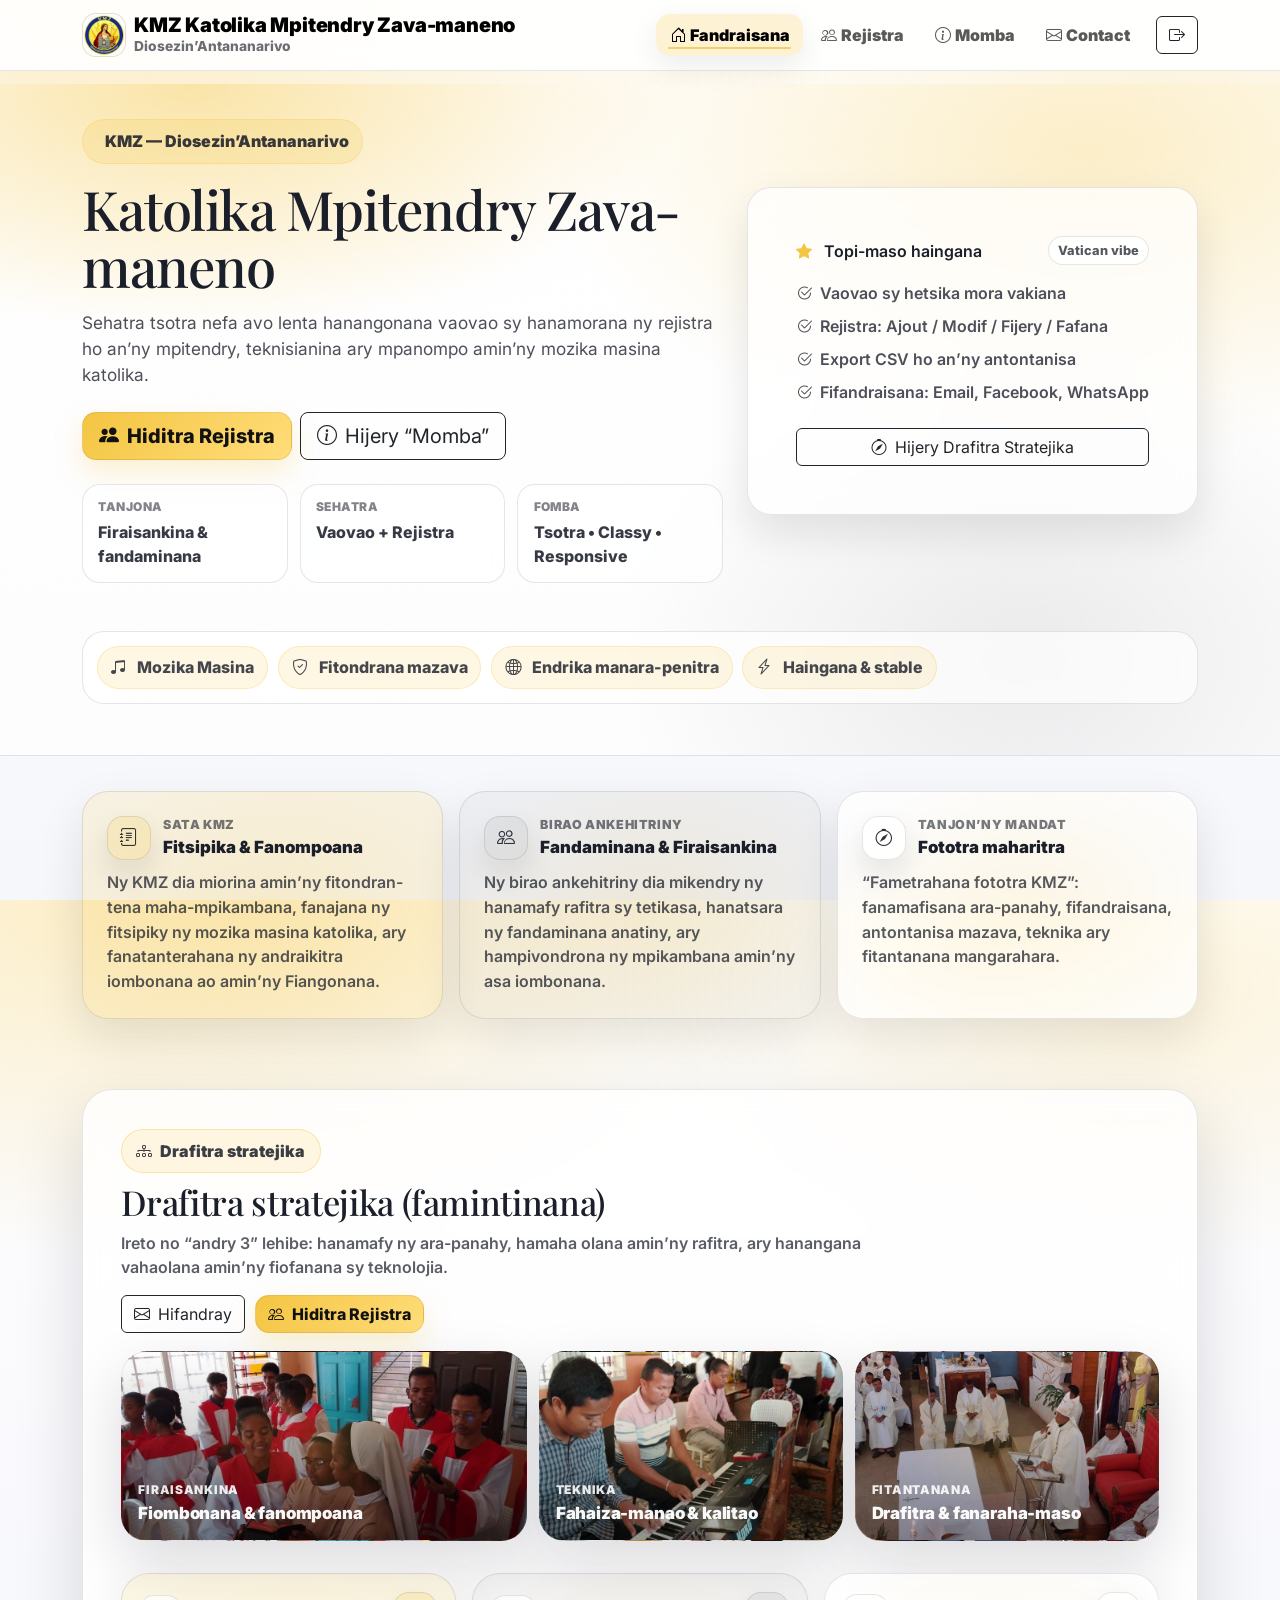
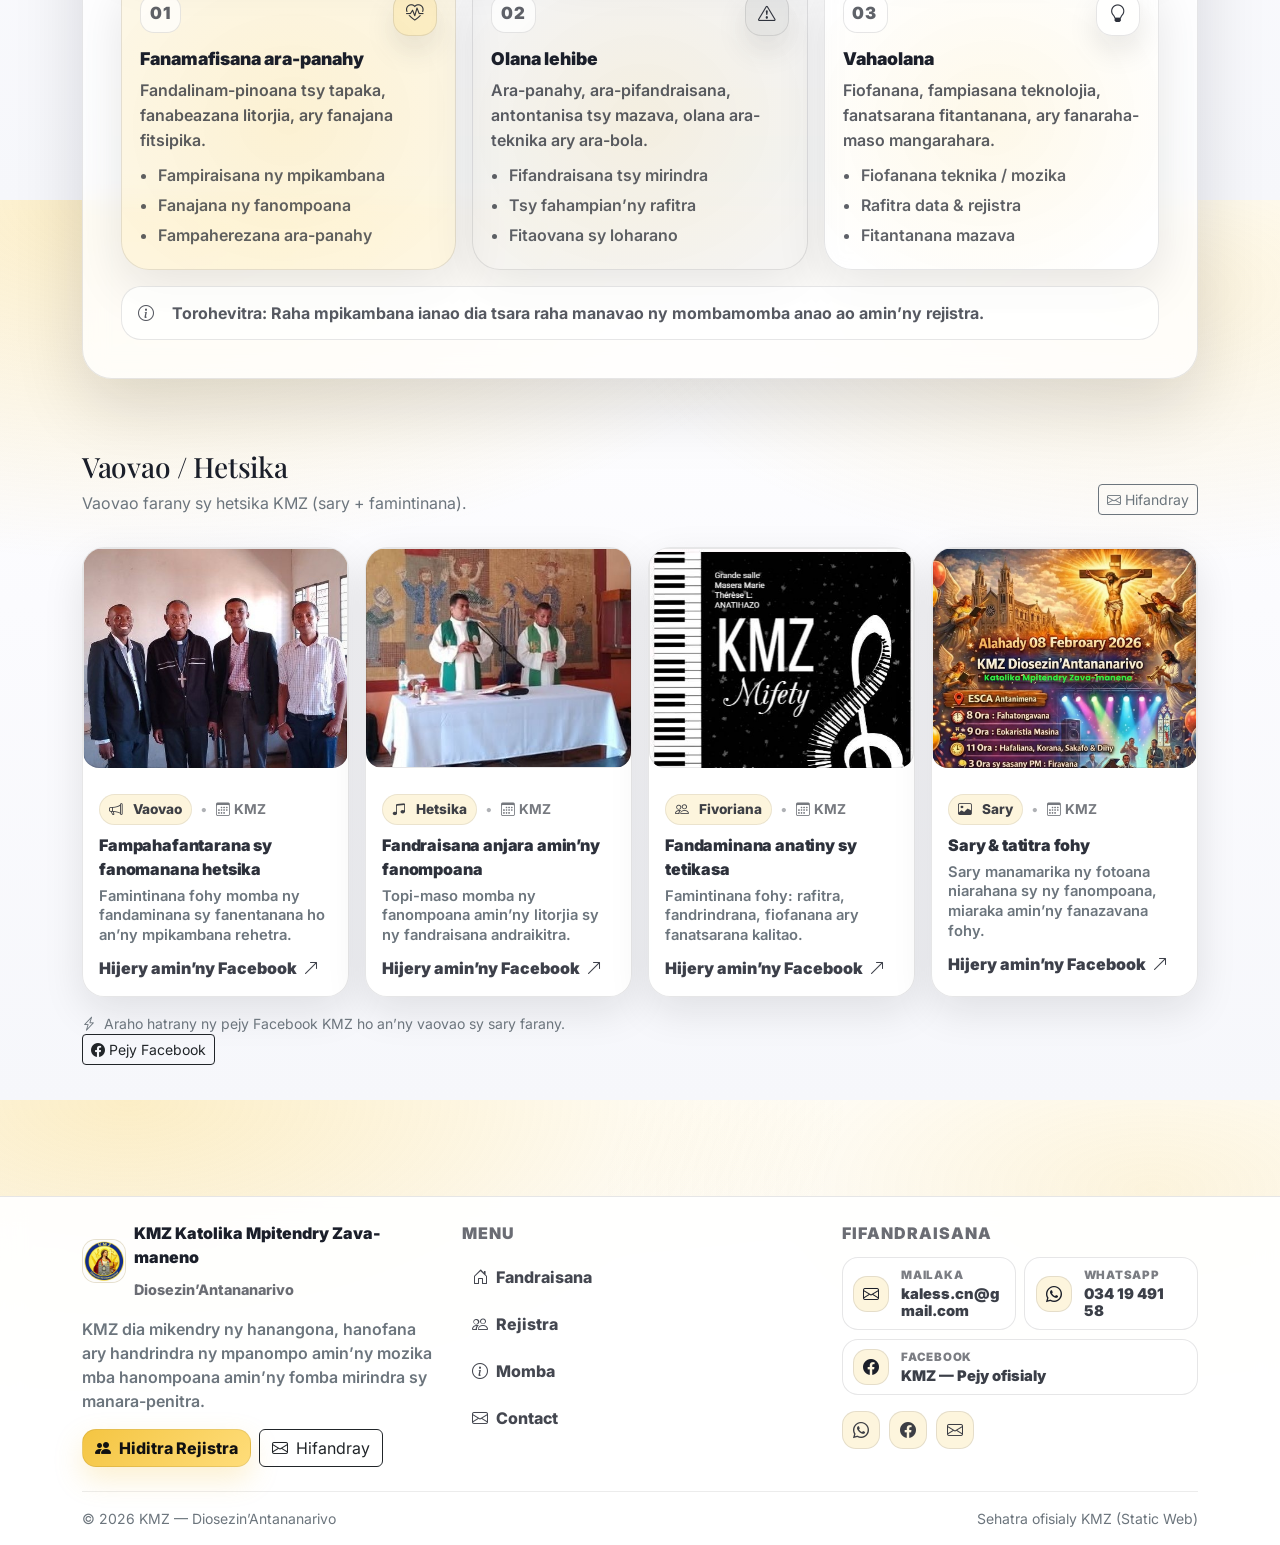
<file: index.html>
<!doctype html>
<html lang="mg">
<head>
  <meta charset="utf-8" />
  <meta name="viewport" content="width=device-width, initial-scale=1" />
  <meta name="kmz-base" content="./">

  <title>KMZ — Katolika Mpitendry Zava-maneno | Diosezin’Antananarivo</title>
  <meta name="description" content="Sehatra ofisialy KMZ Diosezin’Antananarivo: vaovao, momba, rejistra, fifandraisana." />
  <meta name="theme-color" content="#f4c542" />

  <link href="https://cdn.jsdelivr.net/npm/bootstrap@5.3.3/dist/css/bootstrap.min.css" rel="stylesheet" />
  <link href="https://cdn.jsdelivr.net/npm/bootstrap-icons@1.11.3/font/bootstrap-icons.min.css" rel="stylesheet" />

  <link rel="preconnect" href="https://fonts.googleapis.com">
  <link rel="preconnect" href="https://fonts.gstatic.com" crossorigin>
  <link href="https://fonts.googleapis.com/css2?family=Playfair+Display:wght@500;600&family=Inter:wght@400;500;600&display=swap" rel="stylesheet">

  <link rel="stylesheet" href="assets/css/style.css" />

  <!-- Navbar fixe + hover (focus uniquement sur cette page) -->
  <style>
    body{ padding-top: 84px; }
    .kmz-navbar{
      position: fixed; top:0; left:0; right:0; z-index: 1040;
      background: rgba(255,255,255,.92);
      border-bottom: 1px solid rgba(15,17,21,.10);
      backdrop-filter: blur(12px);
    }
    .kmz-logo{
      width: 44px; height: 44px; border-radius: 14px; object-fit: cover;
      border: 1px solid rgba(15,17,21,.10);
      background: rgba(244,197,66,.14);
    }
    .kmz-brand-title{ font-weight: 900; letter-spacing: -.01em; line-height: 1.1; }
    .kmz-brand-sub{ font-size: .86rem; color: rgba(27,31,42,.65); font-weight: 800; }

    .kmz-navlink{
      position: relative;
      font-weight: 900;
      border-radius: 14px;
      padding: .55rem .85rem !important;
      transition: transform .15s ease, background .15s ease, color .15s ease;
    }
    .kmz-navlink:hover{
      background: rgba(244,197,66,.18);
      transform: translateY(-1px);
    }
    .kmz-navlink::after{
      content:"";
      position:absolute;
      left: 12px; right: 12px; bottom: 7px;
      height: 2px; border-radius: 999px;
      background: rgba(244,197,66,.92);
      transform: scaleX(0);
      transform-origin: left;
      transition: transform .18s ease;
      opacity: .85;
    }
    .kmz-navlink:hover::after{ transform: scaleX(1); }
    .kmz-navlink.active{
      background: rgba(244,197,66,.22);
      box-shadow: 0 10px 30px rgba(15,17,21,.08);
    }
    .kmz-navlink.active::after{ transform: scaleX(1); }

    .kmz-footer{
      border-top: 1px solid rgba(15,17,21,.10);
      background: rgba(255,255,255,.92);
      backdrop-filter: blur(12px);
    }
    .kmz-footer-logo{
      width: 44px; height: 44px; border-radius: 14px; object-fit: cover;
      border: 1px solid rgba(15,17,21,.10);
      background: rgba(244,197,66,.14);
    }
    .kmz-footer-title{ font-weight: 900; }
    .kmz-footer-sub{ color: rgba(27,31,42,.65); font-weight: 800; font-size: .9rem; }
    .kmz-footer-h{
      font-weight: 900; letter-spacing: .06em; text-transform: uppercase;
      color: rgba(27,31,42,.65); margin-bottom: .75rem;
    }
    .kmz-footer-links{ list-style:none; padding:0; margin:0; display:flex; flex-direction:column; gap:.55rem; }
    .kmz-footer-links a{
      text-decoration:none; color: rgba(27,31,42,.82); font-weight: 800;
      padding: .45rem .6rem; border-radius: 14px;
      display:inline-flex; align-items:center;
      transition: background .15s ease, transform .15s ease;
    }
    .kmz-footer-links a:hover{ background: rgba(244,197,66,.18); transform: translateY(-1px); }

    .kmz-footer-contact{ display:flex; flex-direction:column; gap:.7rem; }
    .kmz-footer-contact-item{
      display:flex; gap:12px; align-items:center;
      padding: .75rem .8rem;
      border-radius: 18px;
      border: 1px solid rgba(15,17,21,.10);
      background: rgba(255,255,255,.72);
    }
    .kmz-footer-contact-item i{
      width: 42px; height: 42px; border-radius: 16px;
      display:flex; align-items:center; justify-content:center;
      border: 1px solid rgba(15,17,21,.10);
      background: rgba(244,197,66,.18);
    }
    .kmz-footer-k{
      font-size:.78rem; font-weight:900; letter-spacing:.06em; text-transform:uppercase;
      color: rgba(27,31,42,.58);
    }
    .kmz-footer-v{ font-weight:900; color: rgba(27,31,42,.86); }
    .kmz-footer-social{ display:flex; gap:.55rem; }
    .kmz-footer-social a{
      width: 42px; height: 42px; border-radius: 16px;
      border: 1px solid rgba(15,17,21,.10);
      background: rgba(244,197,66,.18);
      display:inline-flex; align-items:center; justify-content:center;
      color: rgba(27,31,42,.85);
      transition: transform .15s ease;
      text-decoration:none;
    }
    .kmz-footer-social a:hover{ transform: translateY(-2px); }
    .kmz-footer-bottom{
      border-top: 1px solid rgba(15,17,21,.08);
      display:flex; justify-content: space-between;
      gap:10px; flex-wrap: wrap;
    }
  </style>
</head>

<body data-page="accueil">

  <!-- NAVBAR (fixe) -->
  <nav class="navbar navbar-expand-lg kmz-navbar">
    <div class="container">
      <a class="navbar-brand d-flex align-items-center gap-2 text-decoration-none" href="index.html">
        <img class="kmz-logo" src="assets/img/news/logo_kme_dios_tana.png" alt="Logo KMZ">
        <div>
          <div class="kmz-brand-title">KMZ Katolika Mpitendry Zava-maneno</div>
          <div class="kmz-brand-sub">Diosezin’Antananarivo</div>
        </div>
      </a>

      <button class="navbar-toggler" type="button" data-bs-toggle="collapse" data-bs-target="#kmzNav"
        aria-controls="kmzNav" aria-expanded="false" aria-label="Menu">
        <span class="navbar-toggler-icon"></span>
      </button>

      <div class="collapse navbar-collapse" id="kmzNav">
        <ul class="navbar-nav ms-auto align-items-lg-center gap-lg-1">
          <li class="nav-item">
            <a class="nav-link kmz-navlink active" href="index.html"><i class="bi bi-house-door me-1"></i>Fandraisana</a>
          </li>
          <li class="nav-item">
            <a class="nav-link kmz-navlink" href="src/pages/recensement/recensement.html"><i class="bi bi-people me-1"></i>Rejistra</a>
          </li>
          <li class="nav-item">
            <a class="nav-link kmz-navlink" href="src/pages/apropos/apropos.html"><i class="bi bi-info-circle me-1"></i>Momba</a>
          </li>
          <li class="nav-item">
            <a class="nav-link kmz-navlink" href="src/pages/contact/contact.html"><i class="bi bi-envelope me-1"></i>Contact</a>
          </li>
          <li class="nav-item ms-lg-2">
            <a class="btn btn-outline-dark" href="#" onclick="window.close();return false;" title="Hikatona">
              <i class="bi bi-box-arrow-right"></i>
            </a>
          </li>
        </ul>
      </div>
    </div>
  </nav>

  <!-- HERO -->
  <header class="kmz-hero2">
    <div class="container kmz-hero2-inner">
      <div class="row align-items-center g-4">
        <div class="col-lg-7">
          <div class="kmz-hero2-badge mb-3">
            <i class="bi bi-cross me-2"></i>
            KMZ — Diosezin’Antananarivo
          </div>

          <h1 class="kmz-hero2-title mb-3">
            Katolika Mpitendry Zava-maneno
          </h1>

          <p class="kmz-hero2-lead mb-4">
            Sehatra tsotra nefa avo lenta hanangonana vaovao sy hanamorana ny rejistra ho an’ny mpitendry,
            teknisianina ary mpanompo amin’ny mozika masina katolika.
          </p>

          <div class="d-flex flex-wrap gap-2 mb-4">
            <a class="btn btn-kmz-primary btn-lg" href="src/pages/recensement/recensement.html">
              <i class="bi bi-people-fill me-2"></i>Hiditra Rejistra
            </a>
            <a class="btn btn-outline-dark btn-lg" href="src/pages/apropos/apropos.html">
              <i class="bi bi-info-circle me-2"></i>Hijery “Momba”
            </a>
          </div>

          <div class="kmz-hero2-stats">
            <div class="kmz-stat">
              <div class="kmz-stat-k">Tanjona</div>
              <div class="kmz-stat-v">Firaisankina & fandaminana</div>
            </div>
            <div class="kmz-stat">
              <div class="kmz-stat-k">Sehatra</div>
              <div class="kmz-stat-v">Vaovao + Rejistra</div>
            </div>
            <div class="kmz-stat">
              <div class="kmz-stat-k">Fomba</div>
              <div class="kmz-stat-v">Tsotra • Classy • Responsive</div>
            </div>
          </div>
        </div>

        <div class="col-lg-5">
          <div class="kmz-hero2-card kmz-card glass p-4 p-md-5">
            <div class="d-flex align-items-center justify-content-between mb-3">
              <div class="fw-semibold">
                <i class="bi bi-star-fill me-2" style="color: var(--kmz-gold)"></i>
                Topi-maso haingana
              </div>
              <span class="kmz-chip">Vatican vibe</span>
            </div>

            <div class="kmz-hero2-mini">
              <div class="kmz-hero2-mini-item"><i class="bi bi-check2-circle me-2"></i>Vaovao sy hetsika mora vakiana</div>
              <div class="kmz-hero2-mini-item"><i class="bi bi-check2-circle me-2"></i>Rejistra: Ajout / Modif / Fijery / Fafana</div>
              <div class="kmz-hero2-mini-item"><i class="bi bi-check2-circle me-2"></i>Export CSV ho an’ny antontanisa</div>
              <div class="kmz-hero2-mini-item"><i class="bi bi-check2-circle me-2"></i>Fifandraisana: Email, Facebook, WhatsApp</div>
            </div>

            <div class="kmz-hero2-cta mt-4">
              <a class="btn btn-outline-dark w-100" href="#drafitra">
                <i class="bi bi-compass me-2"></i>Hijery Drafitra Stratejika
              </a>
            </div>
          </div>

          <div class="kmz-hero2-float"></div>
        </div>
      </div>

      <div class="kmz-hero2-strip mt-5">
        <div class="kmz-hero2-strip-item"><i class="bi bi-music-note-beamed me-2"></i> Mozika Masina</div>
        <div class="kmz-hero2-strip-item"><i class="bi bi-shield-check me-2"></i> Fitondrana mazava</div>
        <div class="kmz-hero2-strip-item"><i class="bi bi-globe2 me-2"></i> Endrika manara-penitra</div>
        <div class="kmz-hero2-strip-item"><i class="bi bi-lightning-charge me-2"></i> Haingana & stable</div>
      </div>
    </div>
  </header>

  <main class="pb-5">
    <!-- TOP CARDS -->
    <section class="container kmz-section-space">
      <div class="row g-3">
        <div class="col-lg-4">
          <div class="kmz-feature kmz-feature--gold p-4 h-100">
            <div class="kmz-feature-head">
              <div class="kmz-ic kmz-ic--gold"><i class="bi bi-journal-text"></i></div>
              <div>
                <div class="kmz-feature-kicker">Sata KMZ</div>
                <div class="kmz-feature-title">Fitsipika & Fanompoana</div>
              </div>
            </div>
            <p class="kmz-feature-text mb-0">
              Ny KMZ dia miorina amin’ny fitondran-tena maha-mpikambana, fanajana ny fitsipiky ny mozika masina katolika,
              ary fanatanterahana ny andraikitra iombonana ao amin’ny Fiangonana.
            </p>
          </div>
        </div>

        <div class="col-lg-4">
          <div class="kmz-feature kmz-feature--ink p-4 h-100">
            <div class="kmz-feature-head">
              <div class="kmz-ic kmz-ic--ink"><i class="bi bi-people"></i></div>
              <div>
                <div class="kmz-feature-kicker">Birao ankehitriny</div>
                <div class="kmz-feature-title">Fandaminana & Firaisankina</div>
              </div>
            </div>
            <p class="kmz-feature-text mb-0">
              Ny birao ankehitriny dia mikendry ny hanamafy rafitra sy tetikasa, hanatsara ny fandaminana anatiny,
              ary hampivondrona ny mpikambana amin’ny asa iombonana.
            </p>
          </div>
        </div>

        <div class="col-lg-4">
          <div class="kmz-feature kmz-feature--glass p-4 h-100">
            <div class="kmz-feature-head">
              <div class="kmz-ic kmz-ic--glass"><i class="bi bi-compass"></i></div>
              <div>
                <div class="kmz-feature-kicker">Tanjon’ny mandat</div>
                <div class="kmz-feature-title">Fototra maharitra</div>
              </div>
            </div>
            <p class="kmz-feature-text mb-0">
              “Fametrahana fototra KMZ”: fanamafisana ara-panahy, fifandraisana, antontanisa mazava,
              teknika ary fitantanana mangarahara.
            </p>
          </div>
        </div>
      </div>
    </section>

    <!-- STRATEGY SECTION -->
    <section class="container kmz-section-space" id="drafitra">
      <div class="kmz-strate2">
        <div class="kmz-strate2-bg" aria-hidden="true"></div>

        <div class="kmz-strate2-top">
          <div class="kmz-strate2-head">
            <div class="kmz-strate2-badge">
              <i class="bi bi-diagram-3 me-2"></i>Drafitra stratejika
            </div>

            <h2 class="kmz-strate2-title mb-2">Drafitra stratejika (famintinana)</h2>
            <p class="kmz-strate2-sub mb-0">
              Ireto no “andry 3” lehibe: hanamafy ny ara-panahy, hamaha olana amin’ny rafitra,
              ary hanangana vahaolana amin’ny fiofanana sy teknolojia.
            </p>
          </div>

          <div class="kmz-strate2-actions">
            <a class="btn btn-outline-dark" href="src/pages/contact/contact.html">
              <i class="bi bi-envelope me-2"></i>Hifandray
            </a>
            <a class="btn btn-kmz-primary" href="src/pages/recensement/recensement.html">
              <i class="bi bi-people me-2"></i>Hiditra Rejistra
            </a>
          </div>
        </div>

        <div class="kmz-strate2-gallery">
          <div class="kmz-strate2-img" style="background-image:url('assets/img/sections/strate-chorale.jpg')">
            <div class="kmz-strate2-cap">
              <div class="kmz-cap-k">Firaisankina</div>
              <div class="kmz-cap-v">Fiombonana & fanompoana</div>
            </div>
          </div>

          <div class="kmz-strate2-img" style="background-image:url('assets/img/sections/strate-instruments.jpg')">
            <div class="kmz-strate2-cap">
              <div class="kmz-cap-k">Teknika</div>
              <div class="kmz-cap-v">Fahaiza-manao & kalitao</div>
            </div>
          </div>

          <div class="kmz-strate2-img" style="background-image:url('assets/img/sections/strate-meeting.jpg')">
            <div class="kmz-strate2-cap">
              <div class="kmz-cap-k">Fitantanana</div>
              <div class="kmz-cap-v">Drafitra & fanaraha-maso</div>
            </div>
          </div>
        </div>

        <div class="row g-3 mt-2">
          <div class="col-lg-4">
            <div class="kmz-strate2-card kmz-strate2-card--gold h-100">
              <div class="kmz-strate2-card-top">
                <div class="kmz-num">01</div>
                <div class="kmz-ic kmz-ic--gold"><i class="bi bi-heart-pulse"></i></div>
              </div>
              <div class="kmz-strate2-card-title">Fanamafisana ara-panahy</div>
              <div class="kmz-strate2-card-sub">
                Fandalinam-pinoana tsy tapaka, fanabeazana litorjia, ary fanajana fitsipika.
              </div>
              <ul class="kmz-bullets">
                <li>Fampiraisana ny mpikambana</li>
                <li>Fanajana ny fanompoana</li>
                <li>Fampaherezana ara-panahy</li>
              </ul>
            </div>
          </div>

          <div class="col-lg-4">
            <div class="kmz-strate2-card kmz-strate2-card--ink h-100">
              <div class="kmz-strate2-card-top">
                <div class="kmz-num">02</div>
                <div class="kmz-ic kmz-ic--ink"><i class="bi bi-exclamation-triangle"></i></div>
              </div>
              <div class="kmz-strate2-card-title">Olana lehibe</div>
              <div class="kmz-strate2-card-sub">
                Ara-panahy, ara-pifandraisana, antontanisa tsy mazava, olana ara-teknika ary ara-bola.
              </div>
              <ul class="kmz-bullets">
                <li>Fifandraisana tsy mirindra</li>
                <li>Tsy fahampian’ny rafitra</li>
                <li>Fitaovana sy loharano</li>
              </ul>
            </div>
          </div>

          <div class="col-lg-4">
            <div class="kmz-strate2-card kmz-strate2-card--glass h-100">
              <div class="kmz-strate2-card-top">
                <div class="kmz-num">03</div>
                <div class="kmz-ic kmz-ic--glass"><i class="bi bi-lightbulb"></i></div>
              </div>
              <div class="kmz-strate2-card-title">Vahaolana</div>
              <div class="kmz-strate2-card-sub">
                Fiofanana, fampiasana teknolojia, fanatsarana fitantanana, ary fanaraha-maso mangarahara.
              </div>
              <ul class="kmz-bullets">
                <li>Fiofanana teknika / mozika</li>
                <li>Rafitra data & rejistra</li>
                <li>Fitantanana mazava</li>
              </ul>
            </div>
          </div>
        </div>

        <div class="kmz-strate2-note mt-3">
          <i class="bi bi-info-circle me-2"></i>
          Torohevitra: Raha mpikambana ianao dia tsara raha manavao ny mombamomba anao ao amin’ny rejistra.
        </div>
      </div>
    </section>

    <!-- VAOVAO / HETSIKA (COMPLET + liens Facebook) -->
    <section class="container kmz-section-space" id="actualites">
      <div class="kmz-section-head">
        <div>
          <h2 class="kmz-h2">Vaovao / Hetsika</h2>
          <p class="text-secondary mb-0">Vaovao farany sy hetsika KMZ (sary + famintinana).</p>
        </div>
        <a class="btn btn-sm btn-outline-secondary" href="src/pages/contact/contact.html">
          <i class="bi bi-envelope me-1"></i>Hifandray
        </a>
      </div>

      <div class="row g-3 mt-1">
        <!-- 1 -->
        <div class="col-md-6 col-lg-3">
          <a class="text-decoration-none" target="_blank" rel="noopener"
             href="https://www.facebook.com/share/p/1DmswCRKMi/">
            <div class="kmz-news-card h-100">
              <div class="kmz-news-img"
                   style="background-image:url('assets/img/news/actu_01.jpg');"></div>
              <div class="kmz-news-body">
                <div class="kmz-news-meta">
                  <span class="kmz-news-tag"><i class="bi bi-megaphone me-1"></i>Vaovao</span>
                  <span class="kmz-news-dot">•</span>
                  <span class="kmz-news-date"><i class="bi bi-calendar3 me-1"></i>KMZ</span>
                </div>
                <div class="kmz-news-title">Fampahafantarana sy fanomanana hetsika</div>
                <div class="kmz-news-sub text-secondary">
                  Famintinana fohy momba ny fandaminana sy fanentanana ho an’ny mpikambana rehetra.
                </div>
                <div class="kmz-news-cta">
                  Hijery amin’ny Facebook <i class="bi bi-arrow-up-right"></i>
                </div>
              </div>
            </div>
          </a>
        </div>

        <!-- 2 -->
        <div class="col-md-6 col-lg-3">
          <a class="text-decoration-none" target="_blank" rel="noopener"
             href="https://www.facebook.com/share/p/1Bw5NjVEeL/">
            <div class="kmz-news-card h-100">
              <div class="kmz-news-img"
                   style="background-image:url('assets/img/news/actu_02.jpg');"></div>
              <div class="kmz-news-body">
                <div class="kmz-news-meta">
                  <span class="kmz-news-tag"><i class="bi bi-music-note-beamed me-1"></i>Hetsika</span>
                  <span class="kmz-news-dot">•</span>
                  <span class="kmz-news-date"><i class="bi bi-calendar3 me-1"></i>KMZ</span>
                </div>
                <div class="kmz-news-title">Fandraisana anjara amin’ny fanompoana</div>
                <div class="kmz-news-sub text-secondary">
                  Topi-maso momba ny fanompoana amin’ny litorjia sy ny fandraisana andraikitra.
                </div>
                <div class="kmz-news-cta">
                  Hijery amin’ny Facebook <i class="bi bi-arrow-up-right"></i>
                </div>
              </div>
            </div>
          </a>
        </div>

        <!-- 3 -->
        <div class="col-md-6 col-lg-3">
          <a class="text-decoration-none" target="_blank" rel="noopener"
             href="https://www.facebook.com/share/p/1H3JjXmoem/">
            <div class="kmz-news-card h-100">
              <div class="kmz-news-img"
                   style="background-image:url('assets/img/news/actu_03.jpg');"></div>
              <div class="kmz-news-body">
                <div class="kmz-news-meta">
                  <span class="kmz-news-tag"><i class="bi bi-people me-1"></i>Fivoriana</span>
                  <span class="kmz-news-dot">•</span>
                  <span class="kmz-news-date"><i class="bi bi-calendar3 me-1"></i>KMZ</span>
                </div>
                <div class="kmz-news-title">Fandaminana anatiny sy tetikasa</div>
                <div class="kmz-news-sub text-secondary">
                  Famintinana fohy: rafitra, fandrindrana, fiofanana ary fanatsarana kalitao.
                </div>
                <div class="kmz-news-cta">
                  Hijery amin’ny Facebook <i class="bi bi-arrow-up-right"></i>
                </div>
              </div>
            </div>
          </a>
        </div>

        <!-- 4 -->
        <div class="col-md-6 col-lg-3">
          <a class="text-decoration-none" target="_blank" rel="noopener"
             href="https://www.facebook.com/photo/?fbid=1511521087643681&set=gm.1579786920009256&idorvanity=179796733341622">
            <div class="kmz-news-card h-100">
              <div class="kmz-news-img"
                   style="background-image:url('assets/img/news/actu_04.jpg');"></div>
              <div class="kmz-news-body">
                <div class="kmz-news-meta">
                  <span class="kmz-news-tag"><i class="bi bi-image me-1"></i>Sary</span>
                  <span class="kmz-news-dot">•</span>
                  <span class="kmz-news-date"><i class="bi bi-calendar3 me-1"></i>KMZ</span>
                </div>
                <div class="kmz-news-title">Sary & tatitra fohy</div>
                <div class="kmz-news-sub text-secondary">
                  Sary manamarika ny fotoana niarahana sy ny fanompoana, miaraka amin’ny fanazavana fohy.
                </div>
                <div class="kmz-news-cta">
                  Hijery amin’ny Facebook <i class="bi bi-arrow-up-right"></i>
                </div>
              </div>
            </div>
          </a>
        </div>
      </div>

      <div class="kmz-news-bottom mt-3">
        <div class="text-secondary small">
          <i class="bi bi-lightning-charge me-1"></i>
          Araho hatrany ny pejy Facebook KMZ ho an’ny vaovao sy sary farany.
        </div>
        <a class="btn btn-sm btn-outline-dark" target="_blank" rel="noopener"
           href="https://www.facebook.com/profile.php?id=61586757852802">
          <i class="bi bi-facebook me-1"></i>Pejy Facebook
        </a>
      </div>
    </section>
  </main>

  <!-- FOOTER (complet) -->
  <footer class="kmz-footer mt-5">
    <div class="container">
      <div class="row g-4 py-4">

        <div class="col-lg-4">
          <div class="d-flex align-items-center gap-2">
            <img class="kmz-footer-logo" src="assets/img/news/logo_kme_dios_tana.png" alt="Logo KMZ">
            <div>
              <div class="kmz-footer-title">KMZ Katolika Mpitendry Zava-maneno</div>
              <div class="kmz-footer-sub">Diosezin’Antananarivo</div>
            </div>
          </div>

          <p class="text-secondary mt-3 mb-3" style="font-weight:600;">
            KMZ dia mikendry ny hanangona, hanofana ary handrindra ny mpanompo amin’ny mozika
            mba hanompoana amin’ny fomba mirindra sy manara-penitra.
          </p>

          <div class="d-flex gap-2 flex-wrap">
            <a class="btn btn-kmz-primary" href="src/pages/recensement/recensement.html">
              <i class="bi bi-people-fill me-2"></i>Hiditra Rejistra
            </a>
            <a class="btn btn-outline-dark" href="src/pages/contact/contact.html">
              <i class="bi bi-envelope me-2"></i>Hifandray
            </a>
          </div>
        </div>

        <div class="col-lg-4">
          <div class="kmz-footer-h">Menu</div>
          <ul class="kmz-footer-links">
            <li><a href="index.html"><i class="bi bi-house-door me-2"></i>Fandraisana</a></li>
            <li><a href="src/pages/recensement/recensement.html"><i class="bi bi-people me-2"></i>Rejistra</a></li>
            <li><a href="src/pages/apropos/apropos.html"><i class="bi bi-info-circle me-2"></i>Momba</a></li>
            <li><a href="src/pages/contact/contact.html"><i class="bi bi-envelope me-2"></i>Contact</a></li>
          </ul>
        </div>

        <div class="col-lg-4">
          <div class="kmz-footer-h">Fifandraisana</div>

          <div class="kmz-footer-contact">
            <div class="kmz-footer-contact-item">
              <i class="bi bi-envelope"></i>
              <div>
                <div class="kmz-footer-k">Mailaka</div>
                <div class="kmz-footer-v">kaless.cn@gmail.com</div>
              </div>
            </div>

            <div class="kmz-footer-contact-item">
              <i class="bi bi-whatsapp"></i>
              <div>
                <div class="kmz-footer-k">WhatsApp</div>
                <div class="kmz-footer-v">034 19 491 58</div>
              </div>
            </div>

            <div class="kmz-footer-contact-item">
              <i class="bi bi-facebook"></i>
              <div>
                <div class="kmz-footer-k">Facebook</div>
                <div class="kmz-footer-v">KMZ — Pejy ofisialy</div>
              </div>
            </div>
          </div>

          <div class="kmz-footer-social mt-3">
            <a href="https://wa.me/261341949158" target="_blank" rel="noopener" aria-label="WhatsApp"><i class="bi bi-whatsapp"></i></a>
            <a href="https://www.facebook.com/profile.php?id=61586757852802" target="_blank" rel="noopener" aria-label="Facebook"><i class="bi bi-facebook"></i></a>
            <a href="mailto:kaless.cn@gmail.com" aria-label="Email"><i class="bi bi-envelope"></i></a>
          </div>
        </div>

      </div>

      <div class="kmz-footer-bottom py-3">
        <div class="text-secondary small">© 2026 KMZ — Diosezin’Antananarivo</div>
        <div class="text-secondary small">Sehatra ofisialy KMZ (Static Web)</div>
      </div>
    </div>
  </footer>

  <script src="https://cdn.jsdelivr.net/npm/bootstrap@5.3.3/dist/js/bootstrap.bundle.min.js"></script>
  <script src="assets/js/main.js"></script>
</body>
</html>
</file>
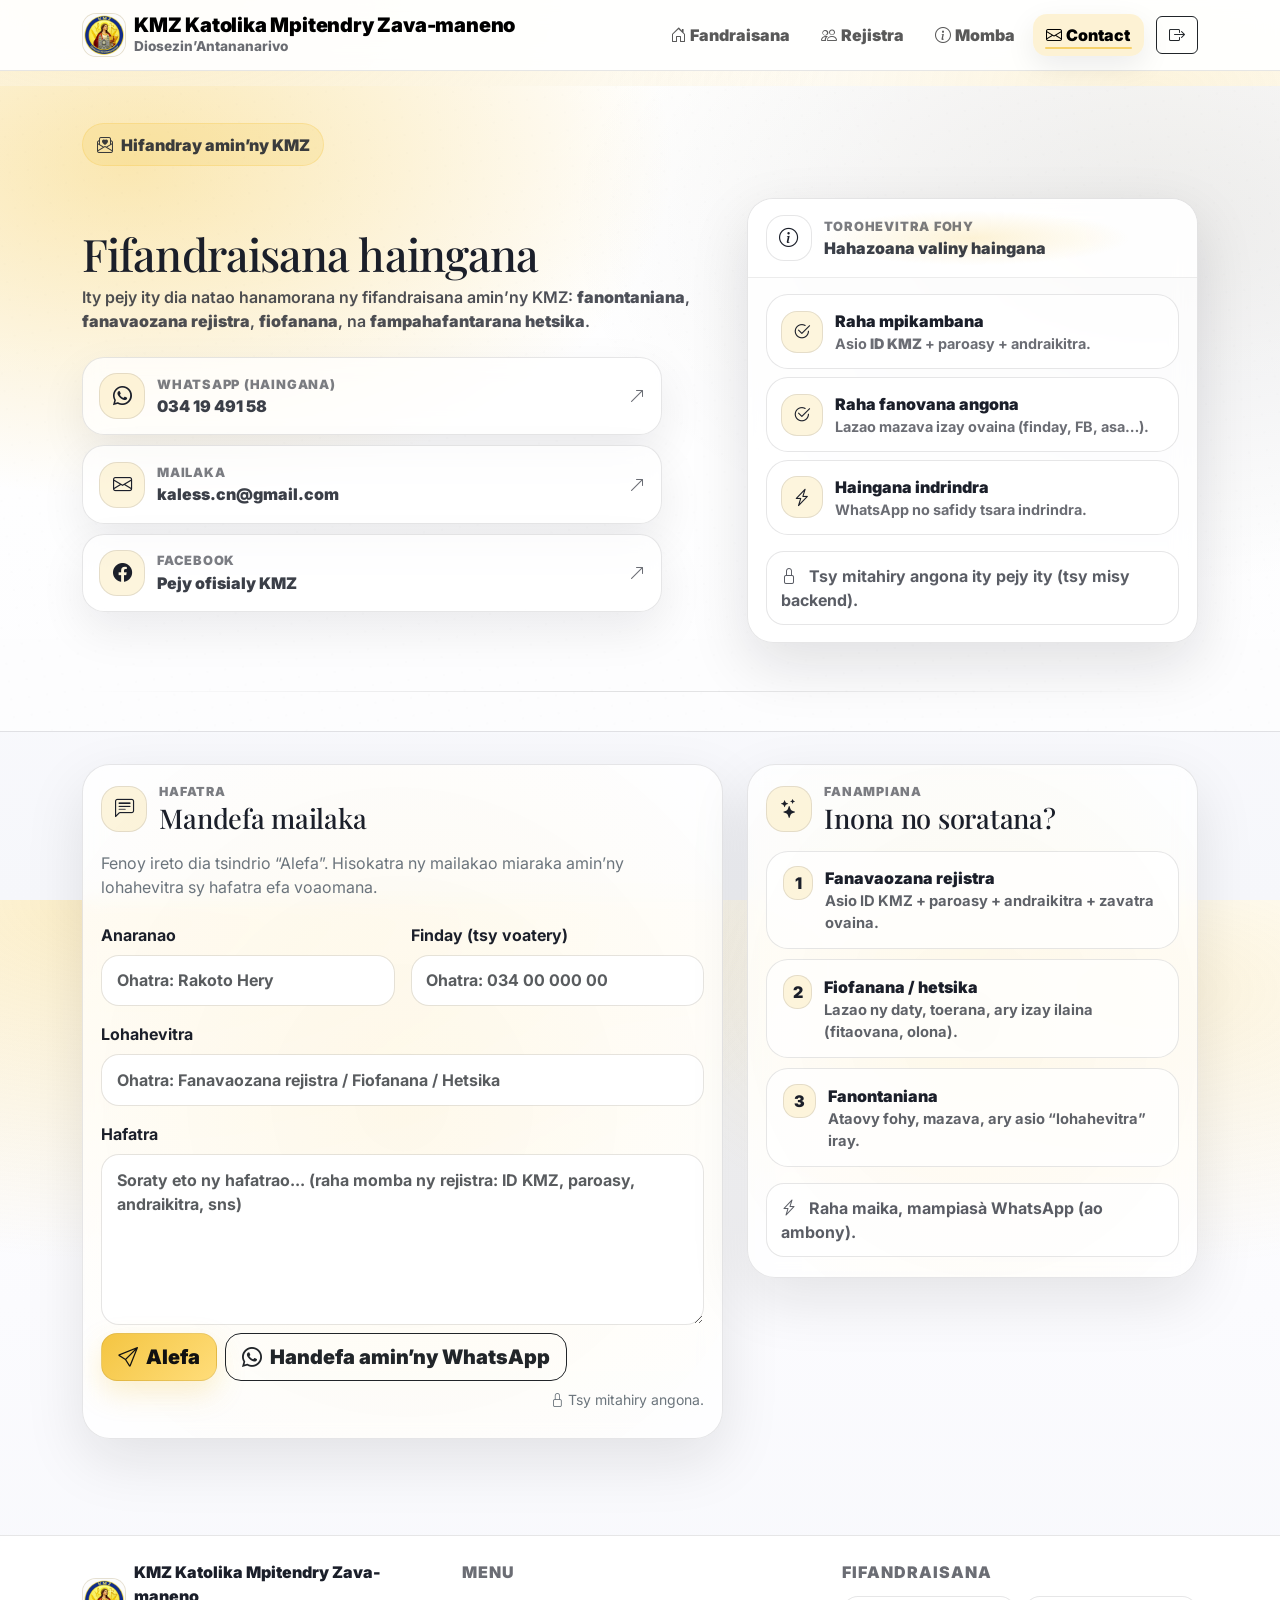
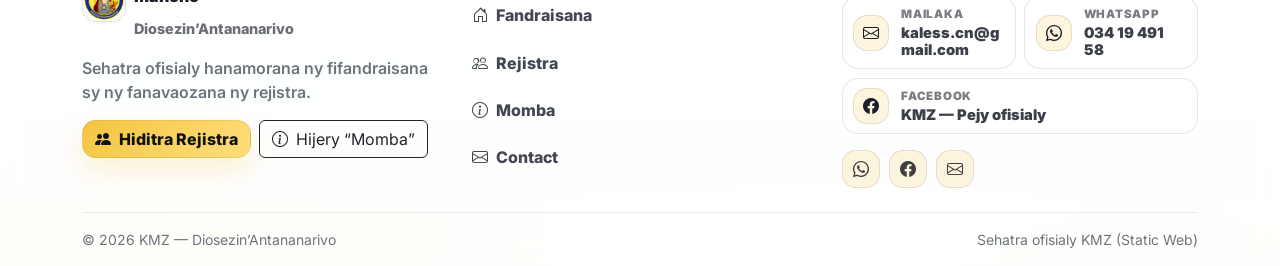
<file: src/pages/contact/contact.html>
<!doctype html>
<html lang="mg">
<head>
  <meta charset="utf-8" />
  <meta name="viewport" content="width=device-width, initial-scale=1" />
  <meta name="kmz-base" content="../../../">
  <title>Hifandray — KMZ</title>

  <link href="https://cdn.jsdelivr.net/npm/bootstrap@5.3.3/dist/css/bootstrap.min.css" rel="stylesheet" />
  <link href="https://cdn.jsdelivr.net/npm/bootstrap-icons@1.11.3/font/bootstrap-icons.min.css" rel="stylesheet" />
  <link rel="preconnect" href="https://fonts.googleapis.com">
  <link rel="preconnect" href="https://fonts.gstatic.com" crossorigin>
  <link href="https://fonts.googleapis.com/css2?family=Playfair+Display:wght@500;600&family=Inter:wght@400;500;600&display=swap" rel="stylesheet">

  <link rel="stylesheet" href="../../../assets/css/style.css" />
  <link rel="stylesheet" href="../../../assets/css/contact.css" />

  <style>
    body { padding-top: 86px; }
    .kmz-navbar{
      position: fixed; top:0; left:0; right:0; z-index: 1040;
      background: rgba(255,255,255,.92);
      border-bottom: 1px solid rgba(15,17,21,.10);
      backdrop-filter: blur(12px);
    }
  </style>
</head>

<body data-page="contact">

  <!-- NAVBAR -->
  <nav class="navbar navbar-expand-lg kmz-navbar">
    <div class="container">
      <a class="navbar-brand d-flex align-items-center gap-2 text-decoration-none" href="../../../index.html" aria-label="KMZ">
        <img class="kmz-logo" src="../../../assets/img/news/logo_kme_dios_tana.png" alt="Logo KMZ">
        <div>
          <div class="kmz-brand-title">KMZ Katolika Mpitendry Zava-maneno</div>
          <div class="kmz-brand-sub">Diosezin’Antananarivo</div>
        </div>
      </a>

      <button class="navbar-toggler" type="button" data-bs-toggle="collapse" data-bs-target="#kmzNav"
        aria-controls="kmzNav" aria-expanded="false" aria-label="Menu">
        <span class="navbar-toggler-icon"></span>
      </button>

      <div class="collapse navbar-collapse" id="kmzNav">
        <ul class="navbar-nav ms-auto align-items-lg-center gap-lg-1">
          <li class="nav-item">
            <a class="nav-link kmz-navlink" href="../../../index.html">
              <i class="bi bi-house-door me-1"></i>Fandraisana
            </a>
          </li>
          <li class="nav-item">
            <a class="nav-link kmz-navlink" href="../recensement/recensement.html">
              <i class="bi bi-people me-1"></i>Rejistra
            </a>
          </li>
          <li class="nav-item">
            <a class="nav-link kmz-navlink" href="../apropos/apropos.html">
              <i class="bi bi-info-circle me-1"></i>Momba
            </a>
          </li>
          <li class="nav-item">
            <a class="nav-link kmz-navlink active" href="contact.html" aria-current="page">
              <i class="bi bi-envelope me-1"></i>Contact
            </a>
          </li>

          <li class="nav-item ms-lg-2">
            <a class="btn btn-outline-dark" href="#" onclick="window.close();return false;" title="Hikatona">
              <i class="bi bi-box-arrow-right"></i>
            </a>
          </li>
        </ul>
      </div>
    </div>
  </nav>

  <!-- HERO -->
  <header class="ct-hero">
    <div class="container ct-hero-inner">
      <div class="ct-badge">
        <i class="bi bi-envelope-paper-heart me-2"></i>
        Hifandray amin’ny KMZ
      </div>

      <div class="row align-items-center g-4 mt-2">
        <div class="col-lg-7">
          <h1 class="ct-title mb-2">Fifandraisana haingana</h1>
          <p class="ct-lead mb-0">
            Ity pejy ity dia natao hanamorana ny fifandraisana amin’ny KMZ:
            <b>fanontaniana</b>, <b>fanavaozana rejistra</b>, <b>fiofanana</b>, na <b>fampahafantarana hetsika</b>.
          </p>

          <!-- ✅ UNIQUE QUICK CONTACTS (pas de doublons ailleurs) -->
          <div class="ct-quick mt-4">
            <a class="ct-quick-item" href="https://wa.me/261341949158" target="_blank" rel="noopener">
              <div class="ct-quick-ic"><i class="bi bi-whatsapp"></i></div>
              <div>
                <div class="ct-quick-k">WhatsApp (haingana)</div>
                <div class="ct-quick-v">034 19 491 58</div>
              </div>
              <i class="bi bi-arrow-up-right ct-quick-arrow"></i>
            </a>

            <a class="ct-quick-item" href="mailto:kaless.cn@gmail.com">
              <div class="ct-quick-ic"><i class="bi bi-envelope"></i></div>
              <div>
                <div class="ct-quick-k">Mailaka</div>
                <div class="ct-quick-v">kaless.cn@gmail.com</div>
              </div>
              <i class="bi bi-arrow-up-right ct-quick-arrow"></i>
            </a>

            <a class="ct-quick-item" href="https://www.facebook.com/profile.php?id=61586757852802" target="_blank" rel="noopener">
              <div class="ct-quick-ic"><i class="bi bi-facebook"></i></div>
              <div>
                <div class="ct-quick-k">Facebook</div>
                <div class="ct-quick-v">Pejy ofisialy KMZ</div>
              </div>
              <i class="bi bi-arrow-up-right ct-quick-arrow"></i>
            </a>
          </div>
        </div>

        <div class="col-lg-5">
          <div class="ct-hero-card">
            <div class="ct-hero-card-top">
              <div class="ct-hero-card-ic"><i class="bi bi-info-circle"></i></div>
              <div>
                <div class="ct-hero-card-k">Torohevitra fohy</div>
                <div class="ct-hero-card-v">Hahazoana valiny haingana</div>
              </div>
            </div>

            <div class="ct-hero-card-body">
              <div class="ct-mini">
                <i class="bi bi-check2-circle"></i>
                <div>
                  <div class="ct-mini-title">Raha mpikambana</div>
                  <div class="ct-mini-sub">Asio <b>ID KMZ</b> + paroasy + andraikitra.</div>
                </div>
              </div>

              <div class="ct-mini mt-2">
                <i class="bi bi-check2-circle"></i>
                <div>
                  <div class="ct-mini-title">Raha fanovana angona</div>
                  <div class="ct-mini-sub">Lazao mazava izay ovaina (finday, FB, asa…).</div>
                </div>
              </div>

              <div class="ct-mini mt-2">
                <i class="bi bi-lightning-charge"></i>
                <div>
                  <div class="ct-mini-title">Haingana indrindra</div>
                  <div class="ct-mini-sub">WhatsApp no safidy tsara indrindra.</div>
                </div>
              </div>

              <div class="ct-hero-card-note mt-3">
                <i class="bi bi-lock me-2"></i>
                Tsy mitahiry angona ity pejy ity (tsy misy backend).
              </div>
            </div>
          </div>
        </div>
      </div>

      <div class="ct-divider mt-5"></div>
    </div>
  </header>

  <!-- CONTENT -->
  <main class="pb-5">
    <section class="container ct-section">
      <div class="row g-4">
        <!-- FORM -->
        <div class="col-lg-7">
          <div class="ct-card">
            <div class="ct-card-head">
              <div class="ct-card-ic"><i class="bi bi-chat-left-text"></i></div>
              <div>
                <div class="ct-card-kicker">Hafatra</div>
                <h2 class="ct-h2 mb-0">Mandefa mailaka</h2>
              </div>
            </div>

            <p class="text-secondary mt-3 mb-4">
              Fenoy ireto dia tsindrio “Alefa”. Hisokatra ny mailakao miaraka amin’ny
              lohahevitra sy hafatra efa voaomana.
            </p>

            <form id="contactForm" class="row g-3">
              <div class="col-md-6">
                <label class="form-label fw-bold">Anaranao</label>
                <input id="cName" type="text" class="form-control ct-input" placeholder="Ohatra: Rakoto Hery" required>
              </div>

              <div class="col-md-6">
                <label class="form-label fw-bold">Finday (tsy voatery)</label>
                <input id="cPhone" type="tel" class="form-control ct-input" placeholder="Ohatra: 034 00 000 00">
              </div>

              <div class="col-12">
                <label class="form-label fw-bold">Lohahevitra</label>
                <input id="cSubject" type="text" class="form-control ct-input" placeholder="Ohatra: Fanavaozana rejistra / Fiofanana / Hetsika" required>
              </div>

              <div class="col-12">
                <label class="form-label fw-bold">Hafatra</label>
                <textarea id="cMessage" class="form-control ct-input" rows="6"
                  placeholder="Soraty eto ny hafatrao... (raha momba ny rejistra: ID KMZ, paroasy, andraikitra, sns)" required></textarea>
              </div>

              <div class="col-12 d-flex flex-wrap gap-2 align-items-center mt-2">
                <button class="btn btn-kmz-primary btn-lg ct-btn" type="submit">
                  <i class="bi bi-send me-2"></i>Alefa
                </button>

                <button class="btn btn-outline-dark btn-lg ct-btn" type="button" id="btnWhatsApp">
                  <i class="bi bi-whatsapp me-2"></i>Handefa amin’ny WhatsApp
                </button>

                <div class="text-secondary small ms-auto">
                  <i class="bi bi-lock me-1"></i>Tsy mitahiry angona.
                </div>
              </div>

              <div id="contactHint" class="text-secondary small mt-2"></div>
            </form>
          </div>
        </div>

        <!-- SIDE (no contact duplicate) -->
        <div class="col-lg-5">
          <div class="ct-card ct-card--soft">
            <div class="ct-card-head">
              <div class="ct-card-ic"><i class="bi bi-stars"></i></div>
              <div>
                <div class="ct-card-kicker">Fanampiana</div>
                <h2 class="ct-h2 mb-0">Inona no soratana?</h2>
              </div>
            </div>

            <div class="ct-steps mt-3">
              <div class="ct-step">
                <div class="ct-step-num">1</div>
                <div>
                  <div class="ct-step-title">Fanavaozana rejistra</div>
                  <div class="ct-step-sub">Asio ID KMZ + paroasy + andraikitra + zavatra ovaina.</div>
                </div>
              </div>

              <div class="ct-step">
                <div class="ct-step-num">2</div>
                <div>
                  <div class="ct-step-title">Fiofanana / hetsika</div>
                  <div class="ct-step-sub">Lazao ny daty, toerana, ary izay ilaina (fitaovana, olona).</div>
                </div>
              </div>

              <div class="ct-step">
                <div class="ct-step-num">3</div>
                <div>
                  <div class="ct-step-title">Fanontaniana</div>
                  <div class="ct-step-sub">Ataovy fohy, mazava, ary asio “lohahevitra” iray.</div>
                </div>
              </div>
            </div>

            <div class="ct-side-note mt-3">
              <i class="bi bi-lightning-charge me-2"></i>
              Raha maika, mampiasà WhatsApp (ao ambony).
            </div>
          </div>
        </div>

      </div>
    </section>
  </main>

  <!-- FOOTER -->
  <footer class="kmz-footer mt-5">
    <div class="container">
      <div class="row g-4 py-4">

        <div class="col-lg-4">
          <div class="d-flex align-items-center gap-2">
            <img class="kmz-footer-logo" src="../../../assets/img/news/logo_kme_dios_tana.png" alt="Logo KMZ">
            <div>
              <div class="kmz-footer-title">KMZ Katolika Mpitendry Zava-maneno</div>
              <div class="kmz-footer-sub">Diosezin’Antananarivo</div>
            </div>
          </div>

          <p class="text-secondary mt-3 mb-3" style="font-weight:600;">
            Sehatra ofisialy hanamorana ny fifandraisana sy ny fanavaozana ny rejistra.
          </p>

          <div class="d-flex gap-2 flex-wrap">
            <a class="btn btn-kmz-primary" href="../recensement/recensement.html">
              <i class="bi bi-people-fill me-2"></i>Hiditra Rejistra
            </a>
            <a class="btn btn-outline-dark" href="../apropos/apropos.html">
              <i class="bi bi-info-circle me-2"></i>Hijery “Momba”
            </a>
          </div>
        </div>

        <div class="col-lg-4">
          <div class="kmz-footer-h">Menu</div>
          <ul class="kmz-footer-links">
            <li><a href="../../../index.html"><i class="bi bi-house-door me-2"></i>Fandraisana</a></li>
            <li><a href="../recensement/recensement.html"><i class="bi bi-people me-2"></i>Rejistra</a></li>
            <li><a href="../apropos/apropos.html"><i class="bi bi-info-circle me-2"></i>Momba</a></li>
            <li><a href="contact.html"><i class="bi bi-envelope me-2"></i>Contact</a></li>
          </ul>
        </div>

        <div class="col-lg-4">
          <div class="kmz-footer-h">Fifandraisana</div>

          <div class="kmz-footer-contact">
            <div class="kmz-footer-contact-item">
              <i class="bi bi-envelope"></i>
              <div>
                <div class="kmz-footer-k">Mailaka</div>
                <div class="kmz-footer-v">kaless.cn@gmail.com</div>
              </div>
            </div>

            <div class="kmz-footer-contact-item">
              <i class="bi bi-whatsapp"></i>
              <div>
                <div class="kmz-footer-k">WhatsApp</div>
                <div class="kmz-footer-v">034 19 491 58</div>
              </div>
            </div>

            <div class="kmz-footer-contact-item">
              <i class="bi bi-facebook"></i>
              <div>
                <div class="kmz-footer-k">Facebook</div>
                <div class="kmz-footer-v">KMZ — Pejy ofisialy</div>
              </div>
            </div>
          </div>

          <div class="kmz-footer-social mt-3">
            <a href="https://wa.me/261341949158" target="_blank" rel="noopener" aria-label="WhatsApp"><i class="bi bi-whatsapp"></i></a>
            <a href="https://www.facebook.com/profile.php?id=61586757852802" target="_blank" rel="noopener" aria-label="Facebook"><i class="bi bi-facebook"></i></a>
            <a href="mailto:kaless.cn@gmail.com" aria-label="Email"><i class="bi bi-envelope"></i></a>
          </div>
        </div>

      </div>

      <div class="kmz-footer-bottom py-3">
        <div class="text-secondary small">© 2026 KMZ — Diosezin’Antananarivo</div>
        <div class="text-secondary small">Sehatra ofisialy KMZ (Static Web)</div>
      </div>
    </div>
  </footer>

  <script src="https://cdn.jsdelivr.net/npm/bootstrap@5.3.3/dist/js/bootstrap.bundle.min.js"></script>
  <script src="../../../assets/js/main.js"></script>
  <script src="../../../assets/js/contact.js"></script>
</body>
</html>
</file>
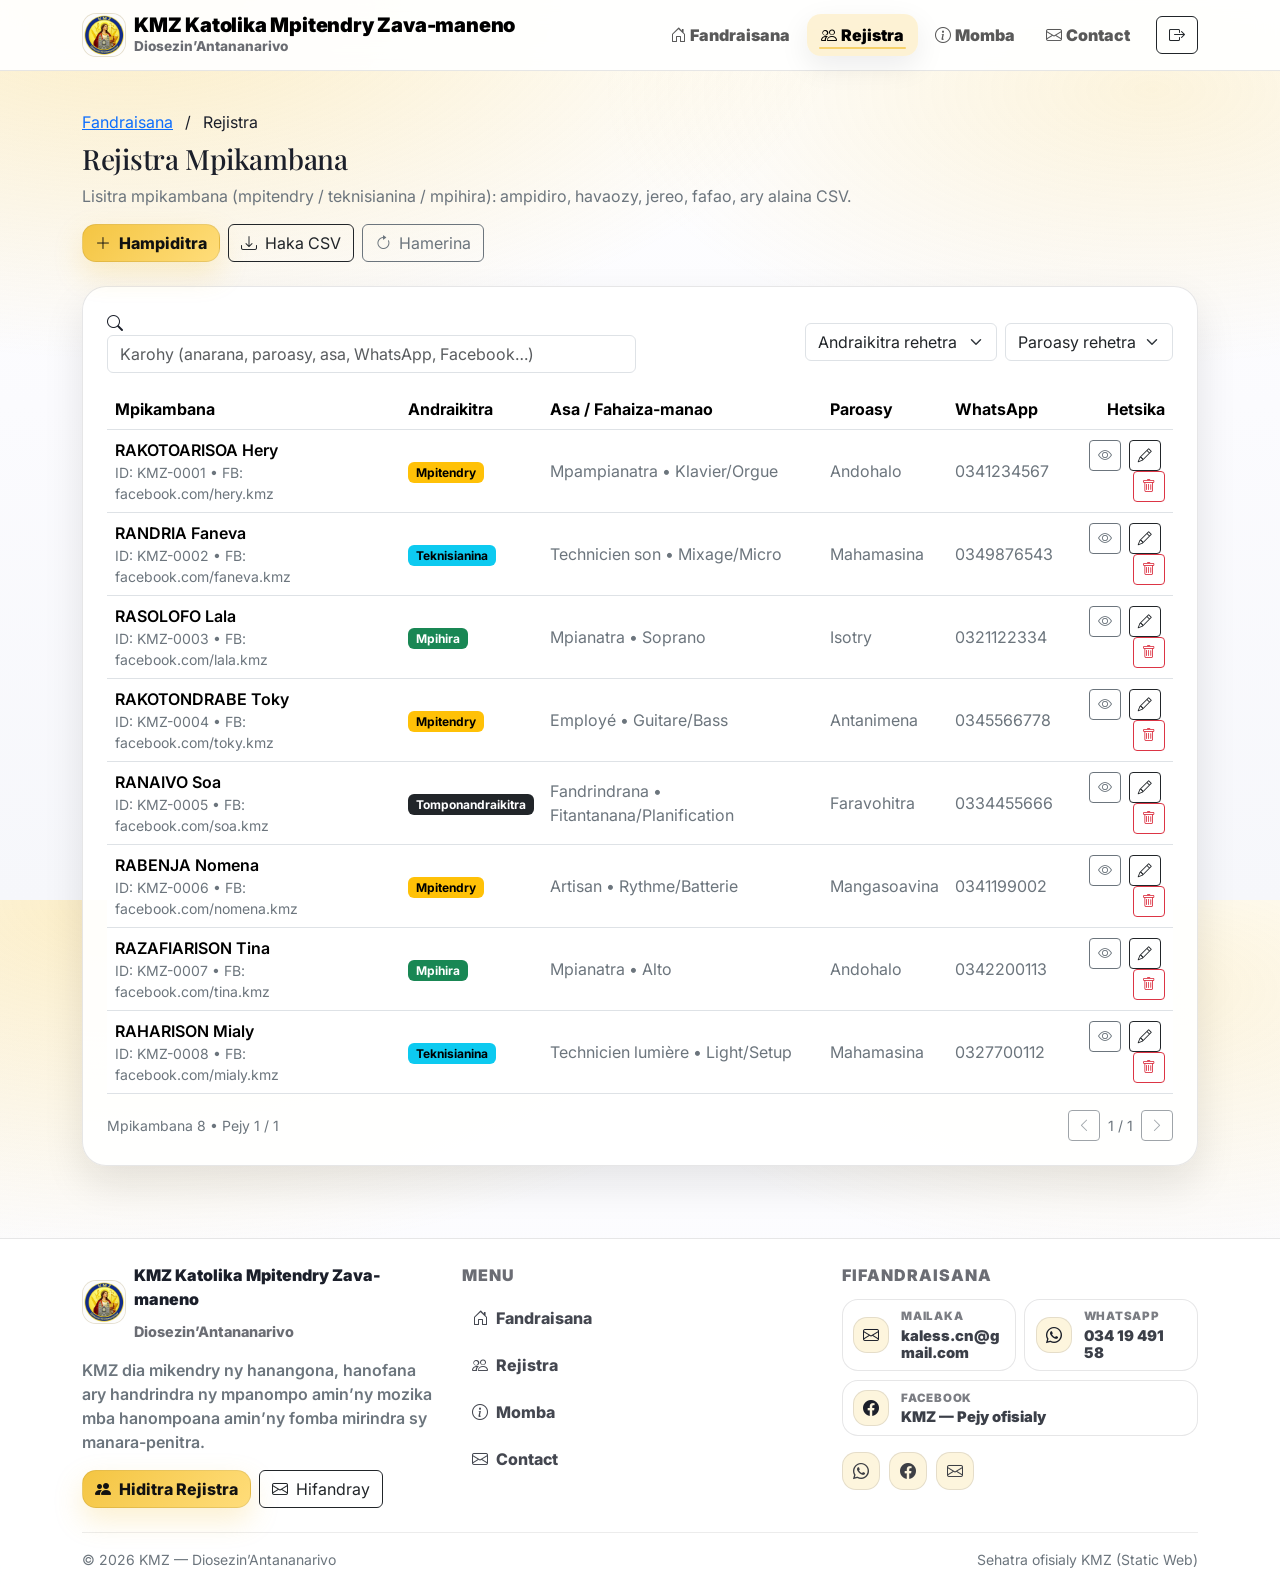
<file: src/pages/recensement/recensement.html>
<!doctype html>
<html lang="mg">
<head>
  <meta charset="utf-8" />
  <meta name="viewport" content="width=device-width, initial-scale=1" />
  <meta name="kmz-base" content="../../../">
  <title>Rejistra — KMZ | Diosezin’Antananarivo</title>

  <link href="https://cdn.jsdelivr.net/npm/bootstrap@5.3.3/dist/css/bootstrap.min.css" rel="stylesheet" />
  <link href="https://cdn.jsdelivr.net/npm/bootstrap-icons@1.11.3/font/bootstrap-icons.min.css" rel="stylesheet" />
  <link rel="preconnect" href="https://fonts.googleapis.com">
  <link rel="preconnect" href="https://fonts.gstatic.com" crossorigin>
  <link href="https://fonts.googleapis.com/css2?family=Playfair+Display:wght@500;600&family=Inter:wght@400;500;600&display=swap" rel="stylesheet">

  <link rel="stylesheet" href="../../../assets/css/style.css" />

  <style>
    body{ padding-top: 86px; }
    .kmz-navbar{
      position: fixed; top:0; left:0; right:0; z-index: 1040;
      background: rgba(255,255,255,.92);
      border-bottom: 1px solid rgba(15,17,21,.10);
      backdrop-filter: blur(12px);
    }
  </style>
</head>

<body data-page="recensement">

  <!-- NAVBAR -->
  <nav class="navbar navbar-expand-lg kmz-navbar">
    <div class="container">
      <a class="navbar-brand d-flex align-items-center gap-2 text-decoration-none" href="../../../index.html">
        <img class="kmz-logo" src="../../../assets/img/news/logo_kme_dios_tana.png" alt="Logo KMZ">
        <div>
          <div class="kmz-brand-title">KMZ Katolika Mpitendry Zava-maneno</div>
          <div class="kmz-brand-sub">Diosezin’Antananarivo</div>
        </div>
      </a>

      <button class="navbar-toggler" type="button" data-bs-toggle="collapse" data-bs-target="#kmzNav"
        aria-controls="kmzNav" aria-expanded="false" aria-label="Menu">
        <span class="navbar-toggler-icon"></span>
      </button>

      <div class="collapse navbar-collapse" id="kmzNav">
        <ul class="navbar-nav ms-auto align-items-lg-center gap-lg-1">
          <li class="nav-item">
            <a class="nav-link kmz-navlink" href="../../../index.html">
              <i class="bi bi-house-door me-1"></i>Fandraisana
            </a>
          </li>
          <li class="nav-item">
            <a class="nav-link kmz-navlink active" href="recensement.html" aria-current="page">
              <i class="bi bi-people me-1"></i>Rejistra
            </a>
          </li>
          <li class="nav-item">
            <a class="nav-link kmz-navlink" href="../apropos/apropos.html">
              <i class="bi bi-info-circle me-1"></i>Momba
            </a>
          </li>
          <li class="nav-item">
            <a class="nav-link kmz-navlink" href="../contact/contact.html">
              <i class="bi bi-envelope me-1"></i>Contact
            </a>
          </li>
          <li class="nav-item ms-lg-2">
            <a class="btn btn-outline-dark" href="#" onclick="window.close();return false;" title="Hikatona">
              <i class="bi bi-box-arrow-right"></i>
            </a>
          </li>
        </ul>
      </div>
    </div>
  </nav>

  <main class="container py-4">
    <div class="d-flex flex-wrap align-items-end justify-content-between gap-3 mb-4">
      <div>
        <div class="kmz-breadcrumb mb-2">
          <a href="../../../index.html">Fandraisana</a>
          <span class="mx-2">/</span>
          <span>Rejistra</span>
        </div>
        <h1 class="kmz-h2 mb-2">Rejistra Mpikambana</h1>
        <p class="text-secondary mb-0">
          Lisitra mpikambana (mpitendry / teknisianina / mpihira): ampidiro, havaozy, jereo, fafao, ary alaina CSV.
        </p>
      </div>

      <div class="d-flex flex-wrap gap-2">
        <button class="btn btn-kmz-primary" id="btnAddMember" type="button">
          <i class="bi bi-plus-lg me-2"></i>Hampiditra
        </button>
        <button class="btn btn-outline-dark" id="btnExportCsv" type="button">
          <i class="bi bi-download me-2"></i>Haka CSV
        </button>
        <button class="btn btn-outline-secondary" id="btnRefreshMembers" type="button">
          <i class="bi bi-arrow-clockwise me-2"></i>Hamerina
        </button>
      </div>
    </div>

    <div class="kmz-card p-3 p-md-4">
      <div class="row g-2 align-items-center mb-3">
        <div class="col-md-6">
          <div class="kmz-search">
            <i class="bi bi-search"></i>
            <input type="search" id="searchInput" class="form-control" placeholder="Karohy (anarana, paroasy, asa, WhatsApp, Facebook…)" />
          </div>
        </div>
        <div class="col-md-6 d-flex justify-content-md-end gap-2 flex-wrap">
          <select class="form-select w-auto" id="filterRole">
            <option value="">Andraikitra rehetra</option>
            <option>Mpitendry</option>
            <option>Teknisianina</option>
            <option>Mpihira</option>
            <option>Tomponandraikitra</option>
          </select>
          <select class="form-select w-auto" id="filterParoisse">
            <option value="">Paroasy rehetra</option>
          </select>
        </div>
      </div>

      <div class="table-responsive kmz-tablewrap">
        <table class="table align-middle mb-0">
          <thead>
            <tr>
              <th>Mpikambana</th>
              <th>Andraikitra</th>
              <th>Asa / Fahaiza-manao</th>
              <th>Paroasy</th>
              <th>WhatsApp</th>
              <th class="text-end">Hetsika</th>
            </tr>
          </thead>
          <tbody id="membersTbody">
            <tr><td colspan="6" class="text-center text-secondary py-4">Mitondra…</td></tr>
          </tbody>
        </table>
      </div>

      <div class="d-flex flex-wrap justify-content-between align-items-center gap-2 mt-3">
        <div class="text-secondary small" id="membersStatus">Mitondra…</div>
        <div class="d-flex gap-2 align-items-center">
          <button class="btn btn-sm btn-outline-secondary" id="btnPrev" type="button">
            <i class="bi bi-chevron-left"></i>
          </button>
          <span class="small text-secondary" id="pageInfo">1 / 1</span>
          <button class="btn btn-sm btn-outline-secondary" id="btnNext" type="button">
            <i class="bi bi-chevron-right"></i>
          </button>
        </div>
      </div>
    </div>
  </main>

  <!-- MODAL UNIQUE -->
  <div class="modal fade" id="kmzModal" tabindex="-1" aria-hidden="true">
    <div class="modal-dialog modal-dialog-centered modal-xl">
      <div class="modal-content kmz-modal">
        <div class="modal-header">
          <h5 class="modal-title" id="kmzModalTitle">...</h5>
          <button type="button" class="btn-close" data-bs-dismiss="modal" aria-label="Akatona"></button>
        </div>
        <div class="modal-body" id="kmzModalBody">Mitondra…</div>
      </div>
    </div>
  </div>

  <!-- FOOTER -->
  <footer class="kmz-footer mt-5">
    <div class="container">
      <div class="row g-4 py-4">

        <div class="col-lg-4">
          <div class="d-flex align-items-center gap-2">
            <img class="kmz-footer-logo" src="../../../assets/img/news/logo_kme_dios_tana.png" alt="Logo KMZ">
            <div>
              <div class="kmz-footer-title">KMZ Katolika Mpitendry Zava-maneno</div>
              <div class="kmz-footer-sub">Diosezin’Antananarivo</div>
            </div>
          </div>

          <p class="text-secondary mt-3 mb-3" style="font-weight:600;">
            KMZ dia mikendry ny hanangona, hanofana ary handrindra ny mpanompo amin’ny mozika
            mba hanompoana amin’ny fomba mirindra sy manara-penitra.
          </p>

          <div class="d-flex gap-2 flex-wrap">
            <a class="btn btn-kmz-primary" href="recensement.html">
              <i class="bi bi-people-fill me-2"></i>Hiditra Rejistra
            </a>
            <a class="btn btn-outline-dark" href="../contact/contact.html">
              <i class="bi bi-envelope me-2"></i>Hifandray
            </a>
          </div>
        </div>

        <div class="col-lg-4">
          <div class="kmz-footer-h">Menu</div>
          <ul class="kmz-footer-links">
            <li><a href="../../../index.html"><i class="bi bi-house-door me-2"></i>Fandraisana</a></li>
            <li><a href="recensement.html"><i class="bi bi-people me-2"></i>Rejistra</a></li>
            <li><a href="../apropos/apropos.html"><i class="bi bi-info-circle me-2"></i>Momba</a></li>
            <li><a href="../contact/contact.html"><i class="bi bi-envelope me-2"></i>Contact</a></li>
          </ul>
        </div>

        <div class="col-lg-4">
          <div class="kmz-footer-h">Fifandraisana</div>

          <div class="kmz-footer-contact">
            <div class="kmz-footer-contact-item">
              <i class="bi bi-envelope"></i>
              <div>
                <div class="kmz-footer-k">Mailaka</div>
                <div class="kmz-footer-v">kaless.cn@gmail.com</div>
              </div>
            </div>

            <div class="kmz-footer-contact-item">
              <i class="bi bi-whatsapp"></i>
              <div>
                <div class="kmz-footer-k">WhatsApp</div>
                <div class="kmz-footer-v">034 19 491 58</div>
              </div>
            </div>

            <div class="kmz-footer-contact-item">
              <i class="bi bi-facebook"></i>
              <div>
                <div class="kmz-footer-k">Facebook</div>
                <div class="kmz-footer-v">KMZ — Pejy ofisialy</div>
              </div>
            </div>
          </div>

          <div class="kmz-footer-social mt-3">
            <a href="https://wa.me/261341949158" target="_blank" rel="noopener" aria-label="WhatsApp"><i class="bi bi-whatsapp"></i></a>
            <a href="https://www.facebook.com/profile.php?id=61586757852802" target="_blank" rel="noopener" aria-label="Facebook"><i class="bi bi-facebook"></i></a>
            <a href="mailto:kaless.cn@gmail.com" aria-label="Email"><i class="bi bi-envelope"></i></a>
          </div>
        </div>

      </div>

      <div class="kmz-footer-bottom py-3">
        <div class="text-secondary small">© 2026 KMZ — Diosezin’Antananarivo</div>
        <div class="text-secondary small">Sehatra ofisialy KMZ (Static Web)</div>
      </div>
    </div>
  </footer>

  <script src="https://cdn.jsdelivr.net/npm/bootstrap@5.3.3/dist/js/bootstrap.bundle.min.js"></script>
  <!-- ✅ JS page recensement -->
  <script src="../../../assets/js/recensement.js"></script>
</body>
</html>
</file>
<file: assets/css/style.css>
:root{
  --kmz-gold: #f4c542;
  --kmz-gold-2: #ffdd7a;
  --kmz-black: #0f1115;
  --kmz-ink: #1b1f2a;
  --kmz-paper: #ffffff;
  --kmz-mist: #f6f7fb;
  --kmz-line: rgba(15,17,21,.10);
  --kmz-shadow: 0 18px 40px rgba(15,17,21,.10);
  --kmz-radius: 18px;
  --kmz-radius-2: 24px;
}

*{ box-sizing:border-box; }
html,body{ height:100%; }

body{
  font-family: Inter, system-ui, -apple-system, Segoe UI, Roboto, Arial, sans-serif;
  color: var(--kmz-ink);
  background:
    radial-gradient(1200px 600px at 10% 0%, rgba(244,197,66,.30), transparent 60%),
    radial-gradient(1000px 500px at 90% 10%, rgba(244,197,66,.18), transparent 55%),
    linear-gradient(180deg, #ffffff 0%, #fbfbfe 45%, #f6f7fb 100%);
}

/* Typography */
.kmz-h2{
  font-family: "Playfair Display", serif;
  letter-spacing: -.01em;
  font-size: clamp(1.3rem, 2.2vw, 1.75rem);
}
.kmz-h3{
  font-family: "Playfair Display", serif;
  font-size: 1.15rem;
  margin-bottom: .5rem;
}

/* Navbar */
.kmz-nav{
  background: rgba(255,255,255,.82);
  backdrop-filter: blur(10px);
  border-bottom: 1px solid var(--kmz-line);
}
.kmz-nav .nav-link{
  color: rgba(27,31,42,.78);
  font-weight: 600;
}
.kmz-nav .nav-link:hover{ color: rgba(27,31,42,1); }

.kmz-brand{ display:flex; align-items:center; gap:10px; }
.kmz-logo{
  width:44px;
  height:44px;
  object-fit: contain;
  border-radius:14px;
}
.kmz-brandstack{ display:flex; flex-direction:column; line-height:1.05; }
.kmz-brandtitle{ font-weight: 800; font-size: 13.5px; letter-spacing: -.01em; }
.kmz-brandsub{ font-size: 11.5px; color: rgba(27,31,42,.65); font-weight: 600; margin-top:2px; }
.kmz-exit{ border-radius: 14px; }

/* Buttons */
.btn-kmz-primary{
  background: linear-gradient(135deg, var(--kmz-gold), var(--kmz-gold-2));
  color: #111;
  border: 1px solid rgba(17,17,17,.08);
  font-weight: 800;
  border-radius: 14px;
  box-shadow: 0 12px 28px rgba(244,197,66,.25);
}
.btn-kmz-primary:hover{ transform: translateY(-1px); }
.btn-kmz-primary:active{ transform: translateY(0px); }

/* Cards */
.kmz-card{
  background: rgba(255,255,255,.92);
  border: 1px solid var(--kmz-line);
  border-radius: var(--kmz-radius-2);
  box-shadow: var(--kmz-shadow);
}
.kmz-card.glass{
  background: rgba(255,255,255,.74);
  backdrop-filter: blur(12px);
}
.kmz-chip{
  display:inline-flex; align-items:center;
  padding: .25rem .55rem;
  border-radius: 999px;
  border: 1px solid var(--kmz-line);
  background: rgba(255,255,255,.8);
  color: rgba(27,31,42,.75);
  font-size: .8rem;
  font-weight: 800;
}

/* HERO */
.kmz-hero2{
  position: relative;
  overflow: hidden;
  border-bottom: 1px solid var(--kmz-line);
  padding: clamp(1.2rem, 3vw, 2.2rem) 0 clamp(2rem, 6vw, 3.2rem);
}
.kmz-hero2::before{
  content:"";
  position:absolute;
  inset:0;
  background:
    radial-gradient(800px 400px at 15% 0%, rgba(244,197,66,.45), transparent 62%),
    radial-gradient(900px 520px at 85% 10%, rgba(244,197,66,.28), transparent 60%),
    radial-gradient(700px 540px at 80% 85%, rgba(15,17,21,.08), transparent 58%),
    linear-gradient(180deg, rgba(255,255,255,.90), rgba(255,255,255,.70));
  pointer-events:none;
  z-index:0;
}
.kmz-hero2::after{
  content:"";
  position:absolute;
  inset:-20%;
  background-image: radial-gradient(rgba(15,17,21,.10) 1px, transparent 1px);
  background-size: 18px 18px;
  opacity:.10;
  transform: rotate(-8deg);
  pointer-events:none;
  z-index:0;
}
.kmz-hero2-inner{ position: relative; z-index: 1; }

.kmz-hero2-badge{
  display:inline-flex; align-items:center;
  padding: .58rem .85rem;
  border-radius: 999px;
  background: rgba(244,197,66,.18);
  border: 1px solid rgba(244,197,66,.28);
  color: rgba(27,31,42,.88);
  font-weight: 900;
}
.kmz-hero2-title{
  font-family: "Playfair Display", serif;
  letter-spacing: -.02em;
  line-height: 1.05;
  font-size: clamp(2.1rem, 4.6vw, 3.4rem);
  margin:0;
}
.kmz-hero2-lead{
  color: rgba(27,31,42,.78);
  font-size: 1.08rem;
  max-width: 72ch;
}
.kmz-hero2-stats{
  display:flex; flex-wrap: wrap; gap: .75rem;
}
.kmz-stat{
  flex: 1 1 160px;
  padding: .85rem .95rem;
  border-radius: 18px;
  border: 1px solid var(--kmz-line);
  background: rgba(255,255,255,.65);
  backdrop-filter: blur(8px);
}
.kmz-stat-k{
  font-size: .75rem;
  letter-spacing: .04em;
  text-transform: uppercase;
  color: rgba(27,31,42,.55);
  font-weight: 900;
}
.kmz-stat-v{
  margin-top:.25rem;
  font-weight: 800;
  color: rgba(27,31,42,.88);
}
.kmz-hero2-mini{ display:flex; flex-direction:column; gap: .55rem; }
.kmz-hero2-mini-item{ color: rgba(27,31,42,.78); font-weight: 600; }
.kmz-hero2-float{ position: relative; height: 0; }
.kmz-float-img{
  position:absolute;
  width: 180px;
  height: 120px;
  border-radius: 22px;
  border: 1px solid var(--kmz-line);
  box-shadow: 0 22px 55px rgba(15,17,21,.16);
  background-size: cover;
  background-position: center;
  opacity: .96;
}
.kmz-float-img-1{
  right: 12px; top: -54px; transform: rotate(4deg);
  background-image: url("https://images.unsplash.com/photo-1520857014576-2c4f4c972b57?auto=format&fit=crop&w=900&q=70");
}
.kmz-float-img-2{
  right: 86px; top: 58px; transform: rotate(-5deg);
  width: 210px; height: 140px;
  background-image: url("https://images.unsplash.com/photo-1511379938547-c1f69419868d?auto=format&fit=crop&w=900&q=70");
}
.kmz-hero2-strip{
  display:flex; flex-wrap: wrap; gap: .6rem;
  padding: .85rem;
  border-radius: 22px;
  border: 1px solid var(--kmz-line);
  background: rgba(255,255,255,.70);
  backdrop-filter: blur(10px);
}
.kmz-hero2-strip-item{
  padding: .55rem .8rem;
  border-radius: 999px;
  border: 1px solid rgba(244,197,66,.28);
  background: rgba(244,197,66,.14);
  color: rgba(27,31,42,.82);
  font-weight: 800;
}

.kmz-section-space{
  padding-top: clamp(1.2rem, 3vw, 2.2rem);
  padding-bottom: clamp(1.2rem, 3vw, 2.2rem);
}

/* Feature cards (top) */
.kmz-feature{
  position: relative;
  border-radius: 26px;
  border: 1px solid var(--kmz-line);
  box-shadow: 0 18px 46px rgba(15,17,21,.10);
  overflow: hidden;
}
.kmz-feature::after{
  content:"";
  position:absolute;
  inset:-40%;
  background: radial-gradient(closest-side, rgba(244,197,66,.20), transparent 70%);
  opacity: .65;
  transform: rotate(-10deg);
  pointer-events:none;
}
.kmz-feature-head{
  position: relative;
  z-index: 1;
  display:flex;
  gap: 12px;
  align-items:center;
  margin-bottom: 10px;
}
.kmz-feature-kicker{
  font-size: .78rem;
  font-weight: 900;
  letter-spacing: .05em;
  text-transform: uppercase;
  color: rgba(27,31,42,.60);
}
.kmz-feature-title{ font-weight: 900; font-size: 1.05rem; }
.kmz-feature-text{
  position: relative;
  z-index: 1;
  color: rgba(27,31,42,.74);
  font-weight: 600;
  line-height: 1.55;
}
.kmz-feature--gold{ background: rgba(244,197,66,.14); }
.kmz-feature--ink{ background: rgba(15,17,21,.04); }
.kmz-feature--glass{ background: rgba(255,255,255,.72); backdrop-filter: blur(12px); }

/* icon circles */
.kmz-ic{
  width: 44px;
  height: 44px;
  border-radius: 16px;
  display:flex;
  align-items:center;
  justify-content:center;
  border: 1px solid var(--kmz-line);
  box-shadow: 0 14px 30px rgba(15,17,21,.10);
  font-size: 1.1rem;
}
.kmz-ic--gold{ background: rgba(244,197,66,.20); color: rgba(27,31,42,.90); }
.kmz-ic--ink{ background: rgba(15,17,21,.06); color: rgba(27,31,42,.90); }
.kmz-ic--glass{ background: rgba(255,255,255,.80); color: rgba(27,31,42,.92); }

/* ✅ STRATEGY SECTION v2 (more spacing + UX) */
.kmz-strate2{
  position: relative;
  border-radius: 30px;
  border: 1px solid var(--kmz-line);
  box-shadow: 0 26px 70px rgba(15,17,21,.14);
  background: rgba(255,255,255,.78);
  backdrop-filter: blur(12px);
  padding: clamp(1.4rem, 3.2vw, 2.4rem);
  overflow: hidden;
}

.kmz-strate2-bg{
  position:absolute;
  inset:-35%;
  background:
    radial-gradient(720px 460px at 10% 12%, rgba(244,197,66,.40), transparent 62%),
    radial-gradient(980px 560px at 86% 26%, rgba(15,17,21,.10), transparent 60%),
    radial-gradient(720px 480px at 55% 95%, rgba(244,197,66,.26), transparent 62%),
    linear-gradient(180deg, rgba(255,255,255,.30), rgba(255,255,255,.00));
  opacity: .88;
  pointer-events:none;
}

.kmz-strate2 > *{ position: relative; z-index: 1; }

.kmz-strate2-top{
  display:flex;
  align-items:flex-end;
  justify-content: space-between;
  gap: 1rem;
  flex-wrap: wrap;
  margin-bottom: 1.1rem;
}

.kmz-strate2-badge{
  display:inline-flex;
  align-items:center;
  padding: .58rem .88rem;
  border-radius: 999px;
  border: 1px solid rgba(244,197,66,.38);
  background: rgba(244,197,66,.14);
  font-weight: 900;
  color: rgba(27,31,42,.86);
}

.kmz-strate2-title{
  font-family: "Playfair Display", serif;
  letter-spacing: -.01em;
  font-size: clamp(1.6rem, 3.2vw, 2.15rem);
  margin-top: .55rem;
}

.kmz-strate2-sub{
  color: rgba(27,31,42,.72);
  font-weight: 600;
  max-width: 72ch;
}

.kmz-strate2-actions{
  display:flex;
  gap: .6rem;
  flex-wrap: wrap;
}

.kmz-strate2-gallery{
  display:grid;
  grid-template-columns: 1.2fr .9fr .9fr;
  gap: 12px;
  margin: 1.1rem 0 1.0rem;
}

.kmz-strate2-img{
  height: 190px;
  border-radius: 26px;
  border: 1px solid var(--kmz-line);
  box-shadow: 0 22px 58px rgba(15,17,21,.14);
  background-size: cover;
  background-position:center;
  overflow:hidden;
  position: relative;
  transition: transform .18s ease, box-shadow .18s ease;
}

.kmz-strate2-img::before{
  content:"";
  position:absolute;
  inset:0;
  background:
    radial-gradient(closest-side, rgba(244,197,66,.18), transparent 68%),
    linear-gradient(180deg, rgba(0,0,0,.00), rgba(0,0,0,.40));
  opacity: .92;
}

.kmz-strate2-img:hover{
  transform: translateY(-2px);
  box-shadow: 0 28px 72px rgba(15,17,21,.18);
}

.kmz-strate2-cap{
  position:absolute;
  left: 16px;
  right: 16px;
  bottom: 14px;
  display:flex;
  flex-direction:column;
  gap: 2px;
  color: rgba(255,255,255,.96);
}

.kmz-cap-k{
  font-size: .75rem;
  font-weight: 900;
  letter-spacing: .06em;
  text-transform: uppercase;
  opacity: .92;
}
.kmz-cap-v{
  font-weight: 900;
  font-size: 1.05rem;
  letter-spacing: -.01em;
}

.kmz-strate2-card{
  border-radius: 28px;
  border: 1px solid var(--kmz-line);
  box-shadow: 0 18px 50px rgba(15,17,21,.10);
  padding: 18px 18px 16px;
  background: rgba(255,255,255,.88);
  overflow:hidden;
  position: relative;
  transition: transform .18s ease, box-shadow .18s ease;
}

.kmz-strate2-card::before{
  content:"";
  position:absolute;
  inset:-40%;
  background: radial-gradient(closest-side, rgba(244,197,66,.22), transparent 70%);
  transform: rotate(-10deg);
  opacity: .55;
  pointer-events:none;
}

.kmz-strate2-card:hover{
  transform: translateY(-2px);
  box-shadow: 0 26px 70px rgba(15,17,21,.14);
}

.kmz-strate2-card-top{
  display:flex;
  align-items:center;
  justify-content: space-between;
  margin-bottom: 10px;
  gap: 10px;
  position: relative;
  z-index: 1;
}

.kmz-num{
  font-weight: 900;
  font-size: 1.05rem;
  letter-spacing: .06em;
  color: rgba(27,31,42,.70);
  background: rgba(255,255,255,.70);
  border: 1px solid var(--kmz-line);
  border-radius: 14px;
  padding: .35rem .55rem;
}

.kmz-strate2-card-title{
  position: relative;
  z-index: 1;
  font-weight: 900;
  font-size: 1.10rem;
  margin-bottom: 6px;
}
.kmz-strate2-card-sub{
  position: relative;
  z-index: 1;
  color: rgba(27,31,42,.72);
  font-weight: 600;
  line-height: 1.55;
  margin-bottom: 10px;
}

.kmz-bullets{
  position: relative;
  z-index: 1;
  margin: 0;
  padding-left: 18px;
  color: rgba(27,31,42,.70);
  font-weight: 600;
}
.kmz-bullets li{ margin: 6px 0; }

.kmz-strate2-card--gold{ background: rgba(244,197,66,.13); }
.kmz-strate2-card--ink{ background: rgba(15,17,21,.04); }
.kmz-strate2-card--glass{ background: rgba(255,255,255,.74); backdrop-filter: blur(10px); }

.kmz-strate2-note{
  display:flex;
  align-items:flex-start;
  gap: 10px;
  padding: 14px 16px;
  border-radius: 20px;
  border: 1px solid var(--kmz-line);
  background: rgba(255,255,255,.72);
  color: rgba(27,31,42,.74);
  font-weight: 700;
}

/* News */
.kmz-section-head{
  display:flex; align-items:end; justify-content:space-between;
  gap: 1rem;
  margin-bottom: 1rem;
}
.kmz-news{ height: 100%; transition: transform .16s ease, box-shadow .16s ease; }
.kmz-news:hover{ transform: translateY(-2px); box-shadow: 0 22px 52px rgba(15,17,21,.12); }
.kmz-news-img{
  width:100%;
  height: 180px;
  object-fit: cover;
  border-radius: 16px;
  border: 1px solid var(--kmz-line);
  margin-bottom: 12px;
}

/* Footer */
.kmz-footer{
  border-top: 1px solid var(--kmz-line);
  background: rgba(255,255,255,.7);
}
.kmz-footer-logo{
  width:52px;
  height:52px;
  object-fit: contain;
  border-radius: 16px;
}
.kmz-footer-title{ font-weight: 900; margin-bottom: 10px; }
.kmz-footer-links{ list-style:none; padding:0; margin:0; display:flex; flex-direction:column; gap:.55rem; }
.kmz-footer-links a{ color: rgba(27,31,42,.75); text-decoration:none; font-weight:700; }
.kmz-footer-links a:hover{ text-decoration: underline; }
.kmz-footer-contact a{ color: rgba(27,31,42,.80); text-decoration:none; font-weight:700; }
.kmz-footer-contact a:hover{ text-decoration: underline; }
.kmz-footer-hr{ border-color: rgba(15,17,21,.10); }
.kmz-dot{ width: 8px; height: 8px; border-radius: 999px; background: var(--kmz-gold); display:inline-block; }

@media (max-width: 991px){
  .kmz-float-img{ display:none; }
  .kmz-strate2-gallery{ grid-template-columns: 1fr; }
  .kmz-strate2-img{ height: 210px; }
}

@media (prefers-reduced-motion: reduce){
  *{ scroll-behavior:auto !important; transition:none !important; }
}


/* ==========================
   NAVBAR (hover + logo stable)
   ========================== */

.kmz-navbar{
  background: rgba(255,255,255,.86);
  backdrop-filter: blur(12px);
  border-bottom: 1px solid var(--kmz-line);
}

.kmz-brand{ text-decoration: none; }
.kmz-logo{
  width: 44px;
  height: 44px;
  border-radius: 14px;
  object-fit: cover;
  border: 1px solid rgba(15,17,21,.10);
  background: rgba(244,197,66,.12);
}

.kmz-brand-title{
  font-weight: 900;
  letter-spacing: -.01em;
  line-height: 1.1;
}
.kmz-brand-sub{
  font-size: .85rem;
  color: rgba(27,31,42,.65);
  font-weight: 800;
}

.kmz-navlink{
  position: relative;
  font-weight: 900;
  border-radius: 14px;
  padding: .55rem .85rem !important;
  transition: transform .15s ease, background .15s ease, color .15s ease;
}

.kmz-navlink:hover{
  background: rgba(244,197,66,.18);
  transform: translateY(-1px);
}

.kmz-navlink::after{
  content:"";
  position:absolute;
  left: 12px;
  right: 12px;
  bottom: 7px;
  height: 2px;
  border-radius: 999px;
  background: rgba(244,197,66,.85);
  transform: scaleX(0);
  transform-origin: left;
  transition: transform .18s ease;
  opacity: .85;
}

.kmz-navlink:hover::after{ transform: scaleX(1); }

.kmz-navlink.active{
  background: rgba(244,197,66,.22);
  box-shadow: 0 10px 30px rgba(15,17,21,.08);
}
.kmz-navlink.active::after{ transform: scaleX(1); }

.kmz-logout{
  border-radius: 14px;
  padding: .55rem .75rem;
  font-weight: 900;
}

/* ==========================
   FOOTER (style)
   ========================== */

.kmz-footer{
  border-top: 1px solid var(--kmz-line);
  background: rgba(255,255,255,.88);
  backdrop-filter: blur(12px);
}

.kmz-footer-logo{
  width: 44px;
  height: 44px;
  border-radius: 14px;
  object-fit: cover;
  border: 1px solid rgba(15,17,21,.10);
  background: rgba(244,197,66,.12);
}

.kmz-footer-title{ font-weight: 900; }
.kmz-footer-sub{ color: rgba(27,31,42,.65); font-weight: 800; font-size: .9rem; }

.kmz-footer-h{
  font-weight: 900;
  letter-spacing: .06em;
  text-transform: uppercase;
  color: rgba(27,31,42,.65);
  margin-bottom: .75rem;
}

.kmz-footer-links{
  list-style: none;
  padding: 0;
  margin: 0;
  display: flex;
  flex-direction: column;
  gap: .55rem;
}
.kmz-footer-links a{
  text-decoration: none;
  color: rgba(27,31,42,.82);
  font-weight: 800;
  padding: .45rem .6rem;
  border-radius: 14px;
  display: inline-flex;
  align-items: center;
  transition: background .15s ease, transform .15s ease;
}
.kmz-footer-links a:hover{
  background: rgba(244,197,66,.18);
  transform: translateY(-1px);
}

.kmz-footer-contact{
  display: flex;
  flex-direction: column;
  gap: .7rem;
}
.kmz-footer-contact-item{
  display: flex;
  gap: 12px;
  align-items: center;
  padding: .75rem .8rem;
  border-radius: 18px;
  border: 1px solid rgba(15,17,21,.10);
  background: rgba(255,255,255,.70);
}
.kmz-footer-contact-item i{
  width: 42px;
  height: 42px;
  border-radius: 16px;
  display: flex;
  align-items: center;
  justify-content: center;
  border: 1px solid rgba(15,17,21,.10);
  background: rgba(244,197,66,.18);
}

.kmz-footer-k{
  font-size: .78rem;
  font-weight: 900;
  letter-spacing: .06em;
  text-transform: uppercase;
  color: rgba(27,31,42,.58);
}
.kmz-footer-v{ font-weight: 900; color: rgba(27,31,42,.86); }

.kmz-footer-social{
  display: flex;
  gap: .55rem;
}
.kmz-footer-social a{
  width: 42px;
  height: 42px;
  border-radius: 16px;
  border: 1px solid rgba(15,17,21,.10);
  background: rgba(244,197,66,.18);
  display: inline-flex;
  align-items: center;
  justify-content: center;
  color: rgba(27,31,42,.85);
  transition: transform .15s ease;
  text-decoration: none;
}
.kmz-footer-social a:hover{ transform: translateY(-2px); }

.kmz-footer-bottom{
  border-top: 1px solid rgba(15,17,21,.08);
  display: flex;
  justify-content: space-between;
  gap: 10px;
  flex-wrap: wrap;
}


/* ================================
   VAOVAO / HETSIKA — images full width
   ================================ */

.kmz-news-card{
  border-radius: 22px;
  overflow: hidden;
  border: 1px solid rgba(15,17,21,.10);
  background: rgba(255,255,255,.92);
  box-shadow: 0 14px 40px rgba(15,17,21,.10);
  transition: transform .18s ease, box-shadow .18s ease;
  height: 100%;
}

.kmz-news-card:hover{
  transform: translateY(-3px);
  box-shadow: 0 22px 60px rgba(15,17,21,.14);
}

/* ✅ L'image prend toute la largeur, collée en haut */
.kmz-news-img{
  width: 100%;
  height: 200px;              /* ajuste si tu veux plus grand */
  background-size: cover;
  background-repeat: no-repeat;
  background-position: top center;  /* ✅ alignée en haut */
  display: block;
}

/* body de la carte */
.kmz-news-body{
  padding: 14px 16px 16px;
}

.kmz-news-meta{
  display: flex;
  align-items: center;
  gap: 8px;
  font-size: .85rem;
  margin-bottom: 8px;
}

.kmz-news-tag{
  display: inline-flex;
  align-items: center;
  gap: 6px;
  padding: .25rem .55rem;
  border-radius: 999px;
  background: rgba(244,197,66,.18);
  border: 1px solid rgba(15,17,21,.08);
  font-weight: 800;
  color: rgba(27,31,42,.85);
}

.kmz-news-dot{
  color: rgba(27,31,42,.35);
}

.kmz-news-date{
  color: rgba(27,31,42,.60);
  font-weight: 700;
}

.kmz-news-title{
  font-weight: 900;
  letter-spacing: -.01em;
  margin-bottom: 6px;
  color: rgba(27,31,42,.92);
}

.kmz-news-sub{
  font-weight: 600;
  font-size: .92rem;
  line-height: 1.35;
  margin-bottom: 10px;
}

.kmz-news-cta{
  font-weight: 900;
  color: rgba(27,31,42,.85);
  display: inline-flex;
  align-items: center;
  gap: 6px;
}

.kmz-news-cta i{
  transition: transform .15s ease;
}

.kmz-news-card:hover .kmz-news-cta i{
  transform: translate(2px, -2px);
}

/* Responsive: image plus haute sur grands écrans */
@media (min-width: 992px){
  .kmz-news-img{ height: 220px; }
}



/* ================================
   FOOTER — Fix "Fifandraisana" trop large
   (ne touche qu'au bloc contact)
   ================================ */

/* réduit l'espacement et rend le bloc plus compact */
.kmz-footer-contact{
  gap: .5rem !important;
}

/* carte contact plus fine */
.kmz-footer-contact-item{
  padding: .55rem .65rem !important;
  border-radius: 16px !important;
}

/* icône plus petite */
.kmz-footer-contact-item i{
  width: 36px !important;
  height: 36px !important;
  border-radius: 14px !important;
  flex: 0 0 36px;
  font-size: 1rem;
}

/* texte plus compact */
.kmz-footer-k{
  font-size: .72rem !important;
  margin-bottom: 2px;
}
.kmz-footer-v{
  font-size: .92rem !important;
  line-height: 1.15 !important;
  word-break: break-word;
}

/* sur grand écran: 2 colonnes dans "Fifandraisana" (moins haut, plus clean) */
@media (min-width: 992px){
  .kmz-footer-contact{
    display: grid !important;
    grid-template-columns: 1fr 1fr;
    gap: .55rem !important;
  }
  /* le 3e item passe en pleine largeur (optionnel mais joli) */
  .kmz-footer-contact-item:nth-child(3){
    grid-column: 1 / -1;
  }
}

/* sur mobile: tout reste en colonne, mais plus compact */
@media (max-width: 575.98px){
  .kmz-footer-contact-item{
    padding: .5rem .6rem !important;
  }
  .kmz-footer-v{
    font-size: .9rem !important;
  }
}

/* social icons un peu plus petits pour équilibrer */
.kmz-footer-social a{
  width: 38px !important;
  height: 38px !important;
  border-radius: 14px !important;
}
</file>
<file: assets/css/contact.css>
/* ==========================
   CONTACT (UI/UX)
   ========================== */

.ct-hero{
  position: relative;
  overflow: hidden;
  padding: clamp(1.2rem, 3.2vw, 2.3rem) 0 clamp(1.2rem, 3.8vw, 2.4rem);
  border-bottom: 1px solid var(--kmz-line);
}
.ct-hero::before{
  content:"";
  position:absolute;
  inset:0;
  background:
    radial-gradient(880px 540px at 10% 12%, rgba(244,197,66,.40), transparent 62%),
    radial-gradient(980px 600px at 90% 22%, rgba(15,17,21,.08), transparent 60%),
    linear-gradient(180deg, rgba(255,255,255,.92), rgba(255,255,255,.72));
  pointer-events:none;
}
.ct-hero::after{
  content:"";
  position:absolute;
  inset:-18%;
  background-image: radial-gradient(rgba(15,17,21,.10) 1px, transparent 1px);
  background-size: 18px 18px;
  opacity:.10;
  transform: rotate(-8deg);
  pointer-events:none;
}
.ct-hero-inner{ position: relative; z-index: 1; }

.ct-badge{
  display:inline-flex;
  align-items:center;
  padding: .55rem .85rem;
  border-radius: 999px;
  background: rgba(244,197,66,.18);
  border: 1px solid rgba(244,197,66,.28);
  font-weight: 900;
  color: rgba(27,31,42,.86);
}

.ct-title{
  font-family: "Playfair Display", serif;
  letter-spacing: -.02em;
  line-height: 1.06;
  font-size: clamp(2.0rem, 4vw, 2.8rem);
}
.ct-lead{
  color: rgba(27,31,42,.78);
  font-weight: 600;
  max-width: 80ch;
}

.ct-divider{
  height: 1px;
  background: linear-gradient(90deg, transparent, rgba(15,17,21,.12), transparent);
}

/* Quick links */
.ct-quick{
  display:grid;
  grid-template-columns: 1fr;
  gap: 10px;
  max-width: 580px;
}
.ct-quick-item{
  display:flex;
  align-items:center;
  gap: 12px;
  padding: .95rem 1rem;
  border-radius: 22px;
  border: 1px solid var(--kmz-line);
  background: rgba(255,255,255,.72);
  backdrop-filter: blur(10px);
  box-shadow: 0 18px 46px rgba(15,17,21,.08);
  text-decoration: none;
  color: inherit;
  transition: transform .15s ease, box-shadow .15s ease;
}
.ct-quick-item:hover{
  transform: translateY(-2px);
  box-shadow: 0 24px 62px rgba(15,17,21,.12);
}
.ct-quick-ic{
  width: 46px;
  height: 46px;
  border-radius: 18px;
  display:flex;
  align-items:center;
  justify-content:center;
  border: 1px solid rgba(15,17,21,.10);
  background: rgba(244,197,66,.18);
  font-size: 1.2rem;
}
.ct-quick-k{
  font-size: .8rem;
  font-weight: 900;
  letter-spacing: .06em;
  text-transform: uppercase;
  color: rgba(27,31,42,.58);
}
.ct-quick-v{
  font-weight: 900;
  color: rgba(27,31,42,.86);
}
.ct-quick-arrow{
  margin-left: auto;
  opacity: .65;
}

/* Hero card */
.ct-hero-card{
  border-radius: 26px;
  border: 1px solid var(--kmz-line);
  background: rgba(255,255,255,.76);
  backdrop-filter: blur(12px);
  box-shadow: 0 22px 60px rgba(15,17,21,.12);
  overflow:hidden;
}
.ct-hero-card-top{
  display:flex;
  gap: 12px;
  align-items:center;
  padding: 1rem 1.1rem;
  border-bottom: 1px solid rgba(15,17,21,.08);
  background:
    radial-gradient(closest-side, rgba(244,197,66,.22), transparent 70%),
    rgba(255,255,255,.78);
}
.ct-hero-card-ic{
  width: 46px;
  height: 46px;
  border-radius: 18px;
  display:flex;
  align-items:center;
  justify-content:center;
  border: 1px solid rgba(15,17,21,.10);
  background: rgba(255,255,255,.75);
  font-size: 1.2rem;
}
.ct-hero-card-k{
  font-size: .8rem;
  font-weight: 900;
  letter-spacing: .06em;
  text-transform: uppercase;
  color: rgba(27,31,42,.58);
}
.ct-hero-card-v{
  font-weight: 900;
  color: rgba(27,31,42,.86);
}
.ct-hero-card-body{ padding: 1rem 1.1rem 1.1rem; }
.ct-hero-card-note{
  padding: 12px 14px;
  border-radius: 18px;
  border: 1px solid rgba(15,17,21,.10);
  background: rgba(255,255,255,.72);
  font-weight: 700;
  color: rgba(27,31,42,.72);
}

.ct-mini{
  display:flex;
  gap: 12px;
  align-items:center;
  padding: .85rem .9rem;
  border-radius: 22px;
  border: 1px solid rgba(15,17,21,.10);
  background: rgba(255,255,255,.72);
}
.ct-mini i{
  width: 42px;
  height: 42px;
  border-radius: 16px;
  display:flex;
  align-items:center;
  justify-content:center;
  border: 1px solid rgba(15,17,21,.10);
  background: rgba(244,197,66,.18);
  font-size: 1.1rem;
}
.ct-mini-title{ font-weight: 900; }
.ct-mini-sub{ color: rgba(27,31,42,.65); font-weight: 700; font-size: .9rem; }

/* Content cards */
.ct-section{
  padding-top: clamp(1.2rem, 3vw, 2rem);
}
.ct-card{
  border-radius: 28px;
  border: 1px solid var(--kmz-line);
  background: rgba(255,255,255,.80);
  backdrop-filter: blur(10px);
  box-shadow: 0 22px 60px rgba(15,17,21,.10);
  padding: 1.15rem 1.15rem 1.25rem;
  position: relative;
  overflow:hidden;
}
.ct-card::before{
  content:"";
  position:absolute;
  inset:-45%;
  background: radial-gradient(closest-side, rgba(244,197,66,.18), transparent 70%);
  opacity:.55;
  transform: rotate(-10deg);
  pointer-events:none;
}
.ct-card > *{ position: relative; z-index: 1; }

.ct-card--soft{
  background: rgba(255,255,255,.76);
}

.ct-card-head{
  display:flex;
  gap: 12px;
  align-items:center;
}
.ct-card-ic{
  width: 46px;
  height: 46px;
  border-radius: 18px;
  display:flex;
  align-items:center;
  justify-content:center;
  border: 1px solid rgba(15,17,21,.10);
  background: rgba(244,197,66,.18);
  font-size: 1.2rem;
}
.ct-card-kicker{
  font-size: .78rem;
  font-weight: 900;
  letter-spacing: .06em;
  text-transform: uppercase;
  color: rgba(27,31,42,.58);
}
.ct-h2{
  font-family: "Playfair Display", serif;
  letter-spacing: -.01em;
  font-size: clamp(1.3rem, 2.4vw, 1.7rem);
}

.ct-input{
  border-radius: 18px;
  border: 1px solid rgba(15,17,21,.10);
  padding: .8rem .9rem;
  font-weight: 700;
}
.ct-input:focus{
  box-shadow: 0 0 0 .25rem rgba(244,197,66,.25);
  border-color: rgba(244,197,66,.55);
}
.ct-btn{
  border-radius: 16px;
  font-weight: 900;
}

/* Steps */
.ct-steps{
  display:flex;
  flex-direction: column;
  gap: 10px;
}
.ct-step{
  display:flex;
  gap: 12px;
  align-items:flex-start;
  padding: .9rem 1rem;
  border-radius: 22px;
  border: 1px solid rgba(15,17,21,.10);
  background: rgba(255,255,255,.72);
}
.ct-step-num{
  width: 34px;
  height: 34px;
  border-radius: 14px;
  display:flex;
  align-items:center;
  justify-content:center;
  border: 1px solid rgba(15,17,21,.10);
  background: rgba(244,197,66,.18);
  font-weight: 900;
}
.ct-step-title{ font-weight: 900; }
.ct-step-sub{ color: rgba(27,31,42,.70); font-weight: 700; font-size: .92rem; }

/* Side items */
.ct-side{
  display:flex;
  flex-direction: column;
  gap: 10px;
}
.ct-side-item{
  display:flex;
  gap: 12px;
  align-items:center;
  padding: .85rem .9rem;
  border-radius: 22px;
  border: 1px solid rgba(15,17,21,.10);
  background: rgba(255,255,255,.72);
}
.ct-side-item i{
  width: 42px;
  height: 42px;
  border-radius: 16px;
  display:flex;
  align-items:center;
  justify-content:center;
  border: 1px solid rgba(15,17,21,.10);
  background: rgba(244,197,66,.18);
  font-size: 1.1rem;
}
.ct-side-k{
  font-size: .78rem;
  font-weight: 900;
  letter-spacing: .06em;
  text-transform: uppercase;
  color: rgba(27,31,42,.58);
}
.ct-side-v{
  font-weight: 900;
  color: rgba(27,31,42,.86);
}
.ct-side-note{
  padding: 12px 14px;
  border-radius: 18px;
  border: 1px solid rgba(15,17,21,.10);
  background: rgba(255,255,255,.72);
  font-weight: 700;
  color: rgba(27,31,42,.72);
}

/* Banner */
.ct-banner{
  display:flex;
  gap: 12px;
  align-items:center;
  padding: 1rem 1.05rem;
  border-radius: 26px;
  border: 1px solid var(--kmz-line);
  background: rgba(255,255,255,.74);
  backdrop-filter: blur(10px);
  box-shadow: 0 18px 46px rgba(15,17,21,.08);
}
.ct-banner-ic{
  width: 46px;
  height: 46px;
  border-radius: 18px;
  display:flex;
  align-items:center;
  justify-content:center;
  border: 1px solid rgba(15,17,21,.10);
  background: rgba(244,197,66,.18);
  font-size: 1.2rem;
}
.ct-banner-title{ font-weight: 900; }
.ct-banner-sub{ color: rgba(27,31,42,.70); font-weight: 700; }

/* Mobile */
@media (max-width: 991px){
  .ct-quick{ max-width: 100%; }
}
</file>
